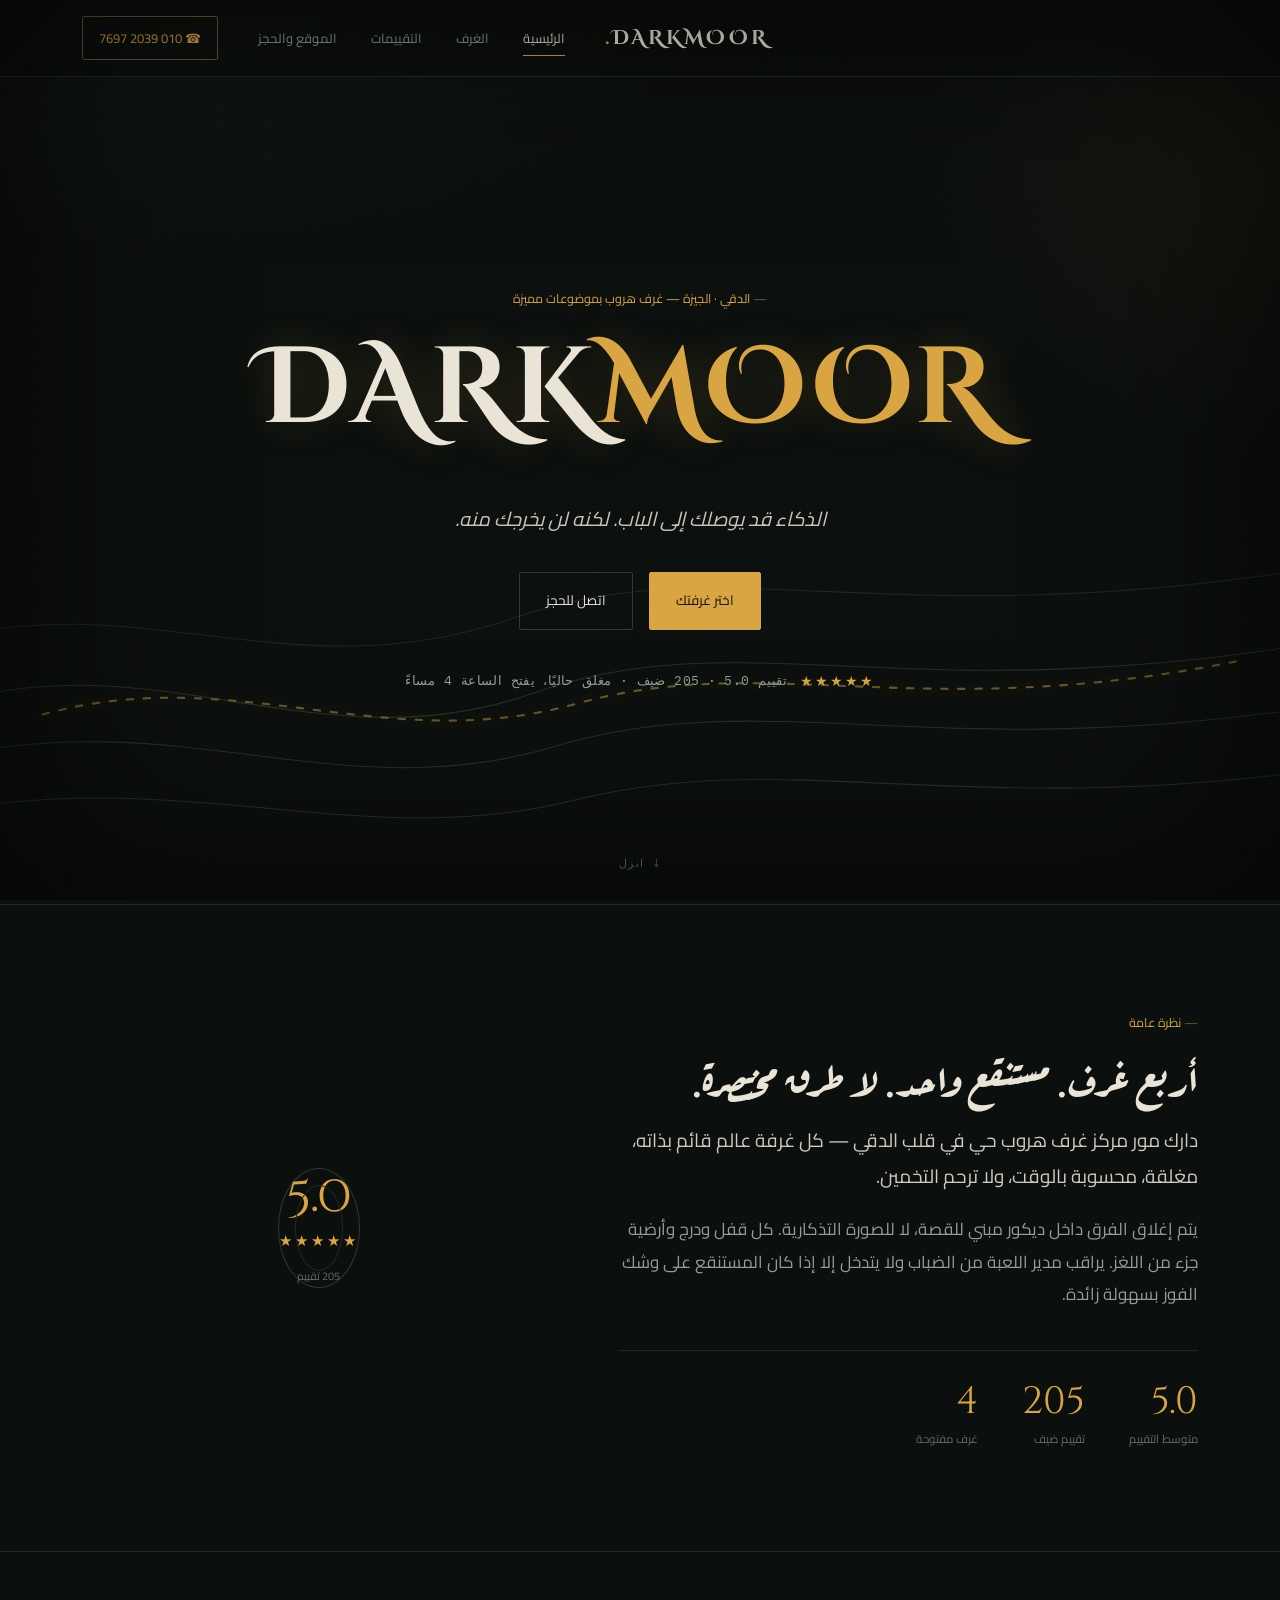
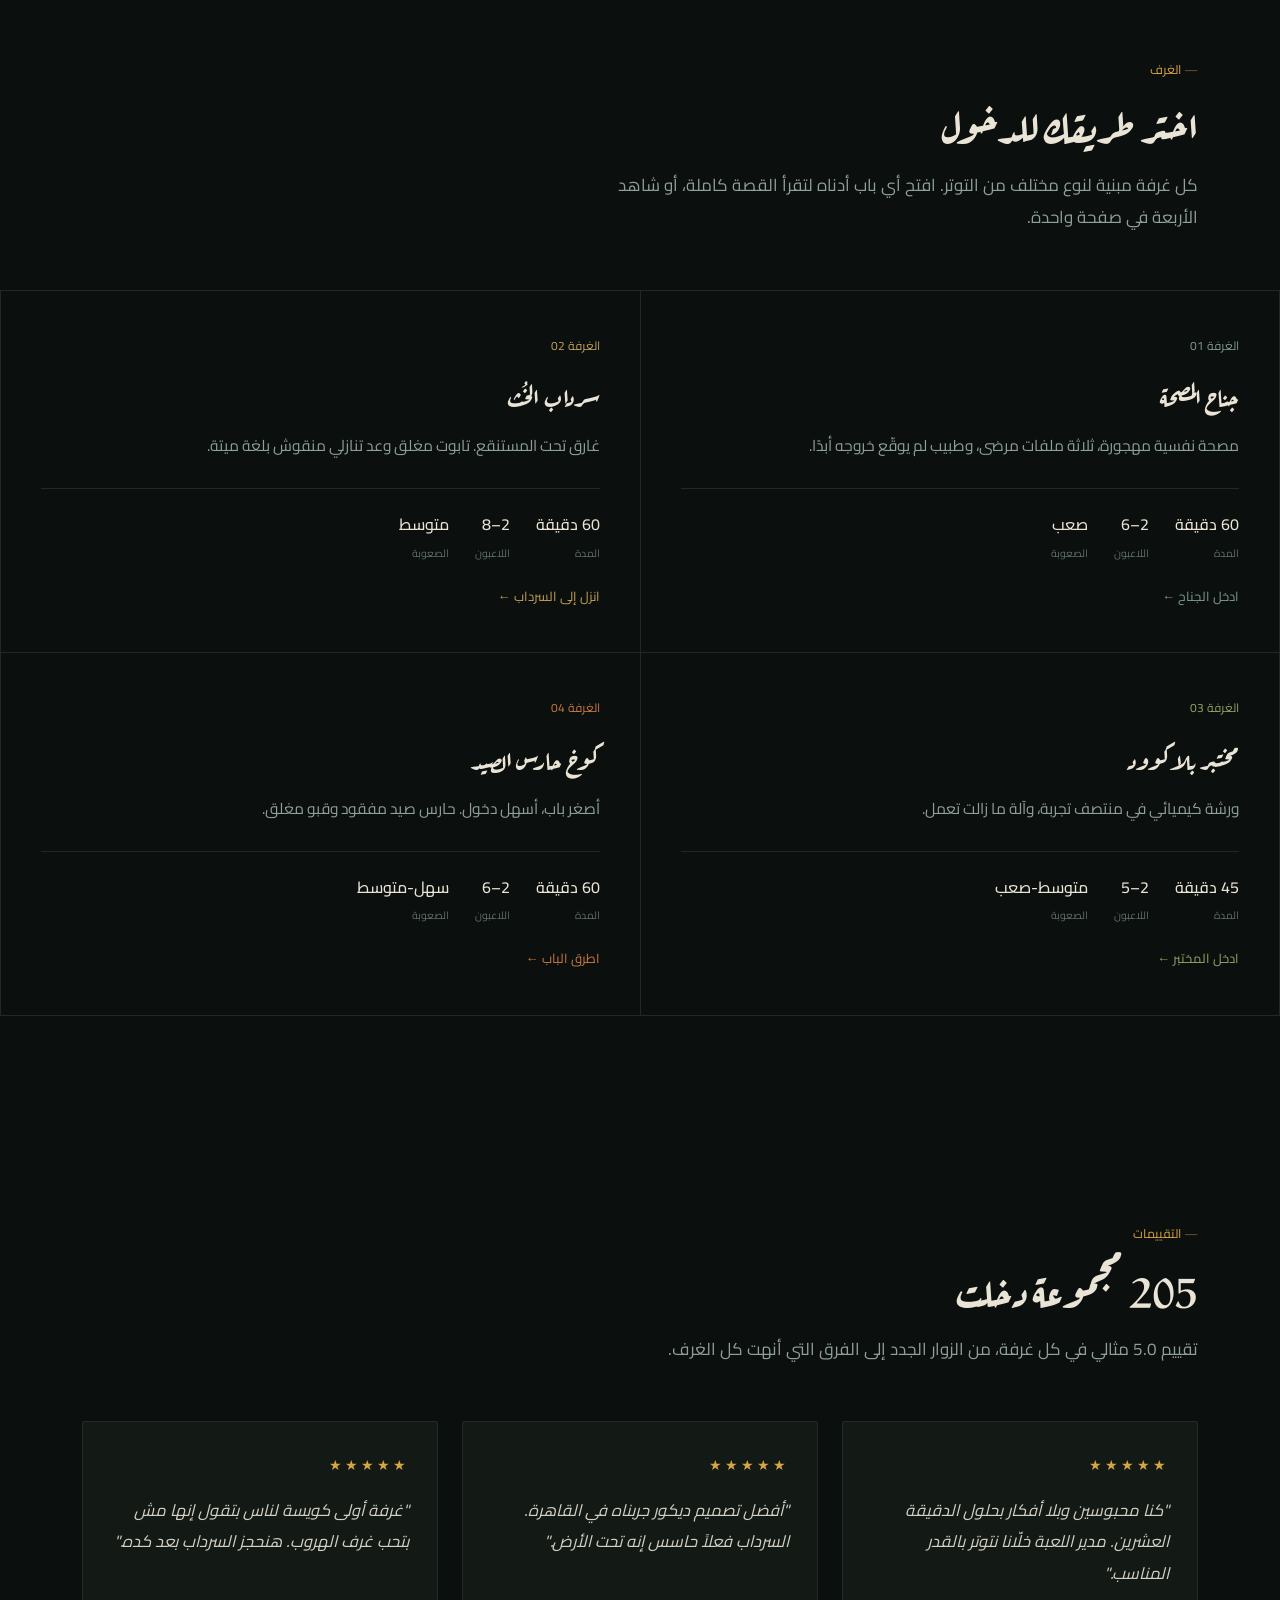
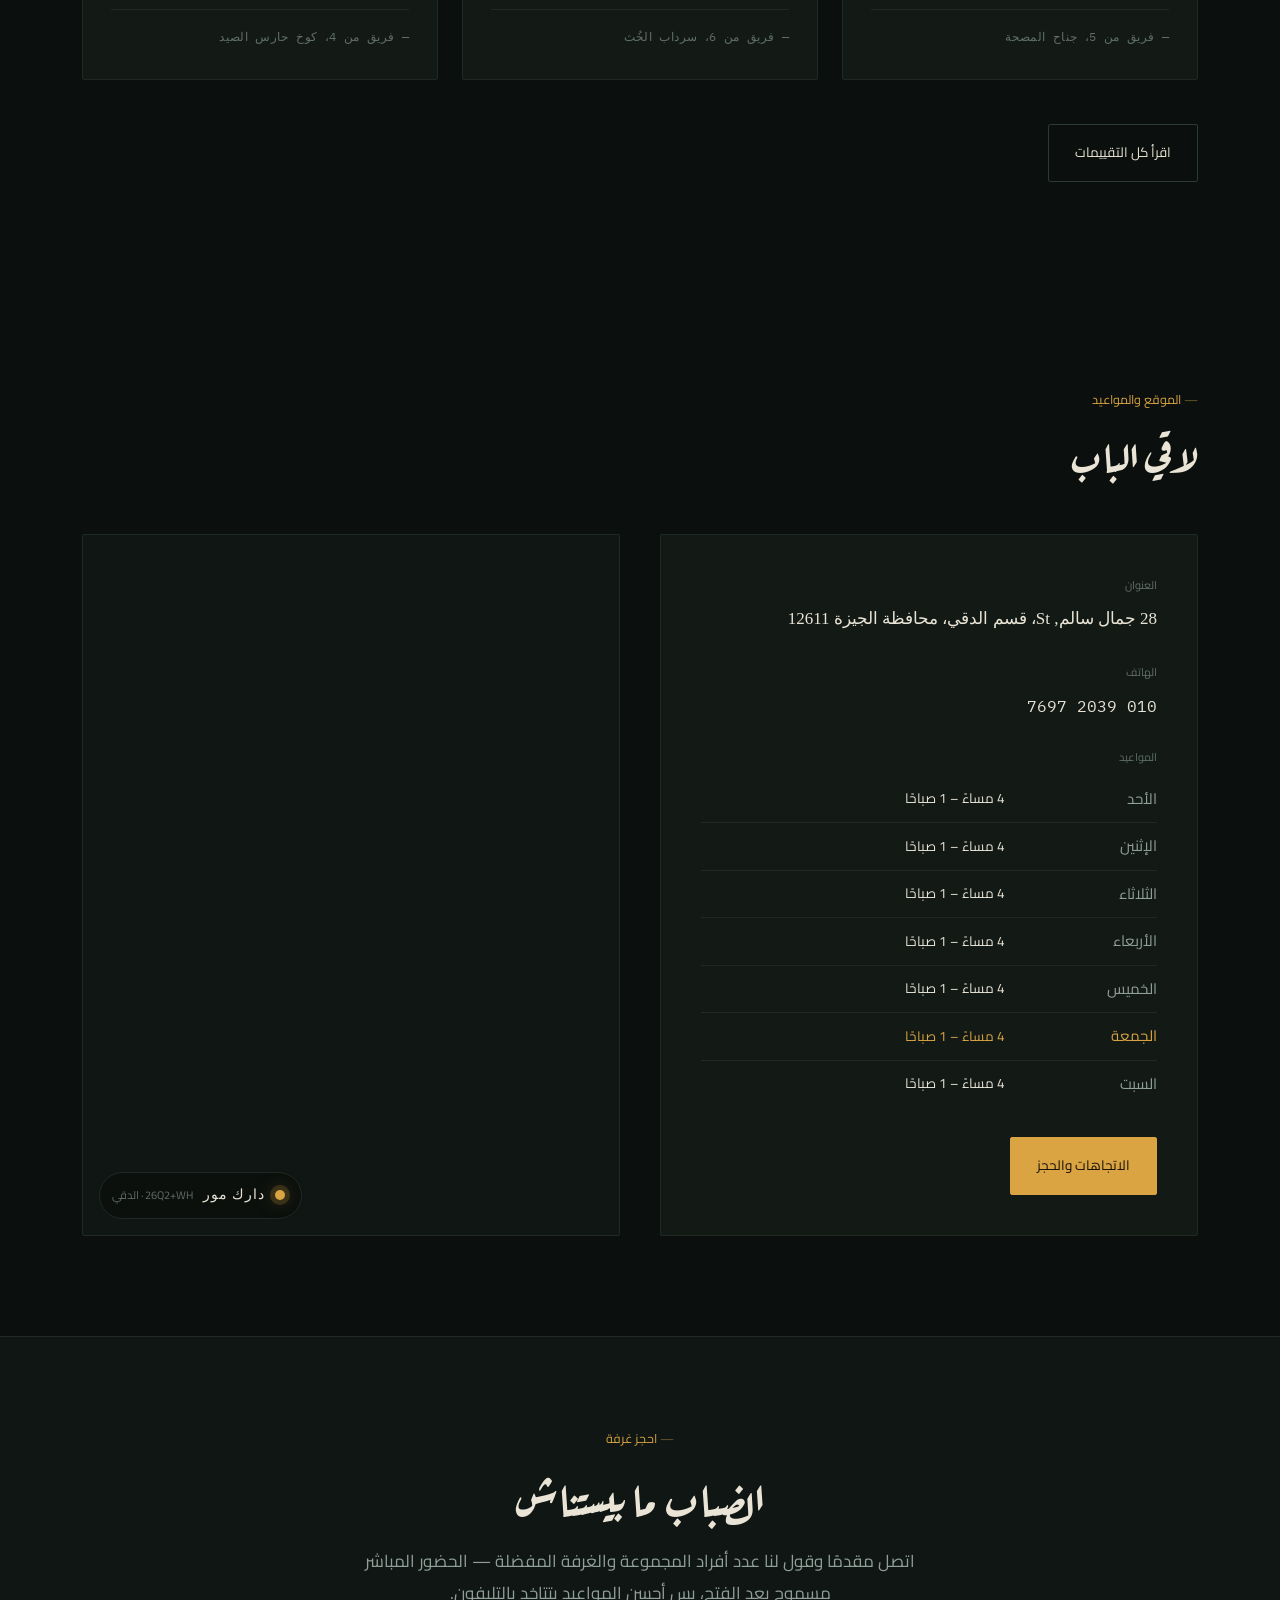
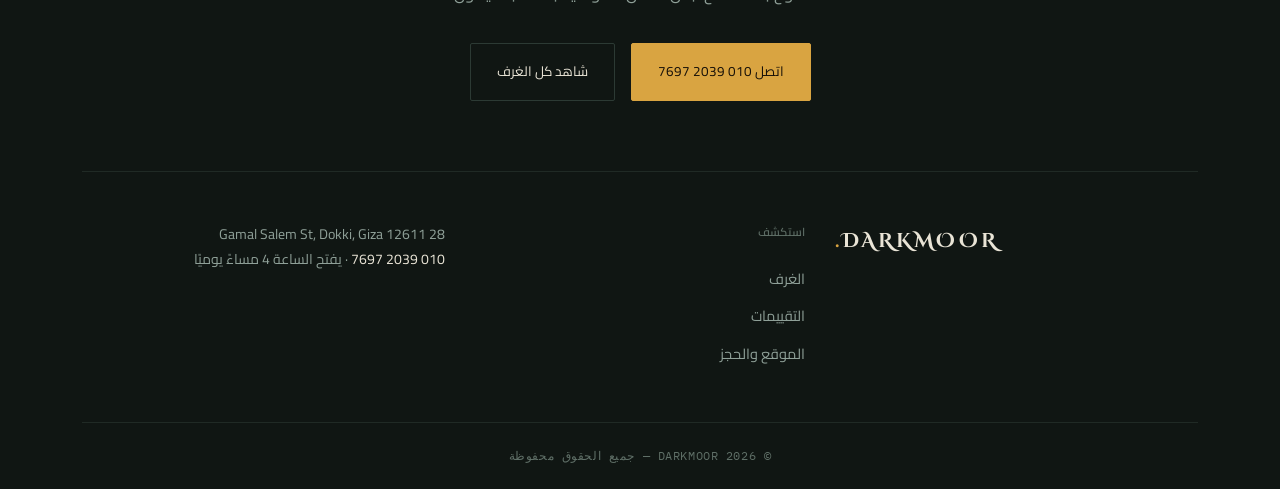
<file: index.html>
<!DOCTYPE html>
<html lang="ar" dir="rtl">
<head>
<meta charset="UTF-8">
<meta name="viewport" content="width=device-width, initial-scale=1.0">
<title>دارك مور لغرف الهروب — الدقي، الجيزة</title>
<meta name="description" content="دارك مور لغرف الهروب في الدقي، الجيزة. أربع غرف بموضوعات مختلفة، مستنقع واحد، ولا طريقة سهلة للخروج. تقييم 5.0 من 205 ضيف.">
<link rel="preconnect" href="https://fonts.googleapis.com">
<link rel="preconnect" href="https://fonts.gstatic.com" crossorigin>
<link href="https://fonts.googleapis.com/css2?family=Cinzel:wght@400;500;600;700&family=Cinzel+Decorative:wght@700;900&family=EB+Garamond:ital,wght@0,400;0,500;0,600;1,400&family=IBM+Plex+Mono:wght@400;500&family=Aref+Ruqaa:wght@400;700&family=Cairo:wght@300;400;500;600;700&display=swap" rel="stylesheet">
<link rel="stylesheet" href="styles.css">
</head>
<body>

<div class="grain" aria-hidden="true"></div>

<header class="site">
  <div class="nav">
    <a href="index.html" class="brand"><span class="mark">DARKMOOR<span class="dot">.</span></span></a>
    <button class="nav-toggle" aria-label="Toggle menu" aria-expanded="false"><span></span><span></span><span></span></button>
    <nav class="links" aria-label="Primary">
      <a href="index.html" aria-current="page">الرئيسية</a>
      <a href="rooms.html">الغرف</a>
      <a href="reviews.html">التقييمات</a>
      <a href="location.html">الموقع والحجز</a>
    </nav>
    <a class="nav-call" href="tel:01020397697">☎ 010 2039 7697</a>
  </div>
</header>

<main id="top">

  <section class="hero">
    <svg class="hero-topo" viewBox="0 0 1200 800" preserveAspectRatio="xMidYMid slice" aria-hidden="true">
      <path d="M-50,600 C150,540 300,660 500,590 C700,520 850,610 1250,540" fill="none" stroke="#3a4a42" stroke-width="1"/>
      <path d="M-50,650 C170,600 320,700 520,640 C720,580 880,660 1250,600" fill="none" stroke="#3a4a42" stroke-width="1"/>
      <path d="M-50,700 C190,660 340,740 540,690 C740,640 900,710 1250,660" fill="none" stroke="#3a4a42" stroke-width="1"/>
      <path d="M-50,540 C130,490 280,590 480,520 C680,450 830,540 1250,470" fill="none" stroke="#2c3934" stroke-width="1"/>
      <path class="hero-lantern-path" d="M40,610 C220,560 360,650 540,600 C720,550 860,620 1160,560" fill="none" stroke="#d9a441" stroke-width="2" stroke-linecap="round"/>
    </svg>

    <div class="hero-content">
      <span class="eyebrow">الدقي · الجيزة — غرف هروب بموضوعات مميزة</span>
      <h1>DARK<span>MOOR</span></h1>
      <p class="tagline">الذكاء قد يوصلك إلى الباب. لكنه لن يخرجك منه.</p>

      <div class="hero-actions">
        <a class="btn btn-primary" href="rooms.html">اختر غرفتك</a>
        <a class="btn btn-ghost" href="tel:01020397697">اتصل للحجز</a>
      </div>

      <div class="hero-rating">
        <span class="stars">★★★★★</span>
        <span>تقييم 5.0 · 205 ضيف · مغلق حاليًا، يفتح الساعة 4 مساءً</span>
      </div>
    </div>

    <span class="scroll-cue">↓ انزل</span>
  </section>

  <section class="overview" id="overview">
    <div class="wrap">
      <div class="grid">
        <div>
          <span class="eyebrow">نظرة عامة</span>
          <h2>أربع غرف. مستنقع واحد. لا طرق مختصرة.</h2>
          <p class="lede">دارك مور مركز غرف هروب حي في قلب الدقي — كل غرفة عالم قائم بذاته، مغلقة، محسوبة بالوقت، ولا ترحم التخمين.</p>
          <p>يتم إغلاق الفرق داخل ديكور مبني للقصة، لا للصورة التذكارية. كل قفل ودرج وأرضية جزء من اللغز. يراقب مدير اللعبة من الضباب ولا يتدخل إلا إذا كان المستنقع على وشك الفوز بسهولة زائدة.</p>
          <div class="stat-row">
            <div class="stat"><span class="n">5.0</span><span class="l">متوسط التقييم</span></div>
            <div class="stat"><span class="n">205</span><span class="l">تقييم ضيف</span></div>
            <div class="stat"><span class="n">4</span><span class="l">غرف مفتوحة</span></div>
          </div>
        </div>
        <div class="seal-frame">
          <div class="inner">
            <span class="big">5.0</span>
            <span class="stars">★★★★★</span>
            <span class="sub">205 تقييم</span>
          </div>
        </div>
      </div>
    </div>
  </section>

  <section class="rooms" id="rooms">
    <div class="wrap">
      <div class="section-head">
        <span class="eyebrow">الغرف</span>
        <h2>اختر طريقك للدخول</h2>
        <p>كل غرفة مبنية لنوع مختلف من التوتر. افتح أي باب أدناه لتقرأ القصة كاملة، أو شاهد الأربعة في صفحة واحدة.</p>
      </div>
    </div>
    <div class="room-list">
      <a class="room-card" href="asylum-ward.html">
        <span class="index">الغرفة 01</span>
        <h3>جناح المصحة</h3>
        <p class="desc">مصحة نفسية مهجورة، ثلاثة ملفات مرضى، وطبيب لم يوقّع خروجه أبدًا.</p>
        <div class="room-meta">
          <span><b>60 دقيقة</b>المدة</span>
          <span><b>2–6</b>اللاعبون</span>
          <span><b>صعب</b>الصعوبة</span>
        </div>
        <div class="enter">ادخل الجناح ←</div>
      </a>
      <a class="room-card" href="peat-crypt.html">
        <span class="index">الغرفة 02</span>
        <h3>سرداب الخُث</h3>
        <p class="desc">غارق تحت المستنقع. تابوت مغلق وعد تنازلي منقوش بلغة ميتة.</p>
        <div class="room-meta">
          <span><b>60 دقيقة</b>المدة</span>
          <span><b>2–8</b>اللاعبون</span>
          <span><b>متوسط</b>الصعوبة</span>
        </div>
        <div class="enter">انزل إلى السرداب ←</div>
      </a>
      <a class="room-card" href="blackwood-laboratory.html">
        <span class="index">الغرفة 03</span>
        <h3>مختبر بلاكوود</h3>
        <p class="desc">ورشة كيميائي في منتصف تجربة، وآلة ما زالت تعمل.</p>
        <div class="room-meta">
          <span><b>45 دقيقة</b>المدة</span>
          <span><b>2–5</b>اللاعبون</span>
          <span><b>متوسط-صعب</b>الصعوبة</span>
        </div>
        <div class="enter">ادخل المختبر ←</div>
      </a>
      <a class="room-card" href="gamekeepers-cottage.html">
        <span class="index">الغرفة 04</span>
        <h3>كوخ حارس الصيد</h3>
        <p class="desc">أصغر باب، أسهل دخول. حارس صيد مفقود وقبو مغلق.</p>
        <div class="room-meta">
          <span><b>60 دقيقة</b>المدة</span>
          <span><b>2–6</b>اللاعبون</span>
          <span><b>سهل-متوسط</b>الصعوبة</span>
        </div>
        <div class="enter">اطرق الباب ←</div>
      </a>
    </div>
  </section>

  <section class="reviews" id="reviews">
    <div class="wrap">
      <div class="section-head">
        <span class="eyebrow">التقييمات</span>
        <h2>205 مجموعة دخلت</h2>
        <p>تقييم 5.0 مثالي في كل غرفة، من الزوار الجدد إلى الفرق التي أنهت كل الغرف.</p>
      </div>
      <div class="review-grid">
        <div class="review-card">
          <div class="stars">★★★★★</div>
          <p>"كنا محبوسين وبلا أفكار بحلول الدقيقة العشرين. مدير اللعبة خلّانا نتوتر بالقدر المناسب."</p>
          <div class="who">— فريق من 5، جناح المصحة</div>
        </div>
        <div class="review-card">
          <div class="stars">★★★★★</div>
          <p>"أفضل تصميم ديكور جربناه في القاهرة. السرداب فعلاً حاسس إنه تحت الأرض."</p>
          <div class="who">— فريق من 6، سرداب الخُث</div>
        </div>
        <div class="review-card">
          <div class="stars">★★★★★</div>
          <p>"غرفة أولى كويسة لناس بتقول إنها مش بتحب غرف الهروب. هنحجز السرداب بعد كده."</p>
          <div class="who">— فريق من 4، كوخ حارس الصيد</div>
        </div>
      </div>
      <div class="hero-actions" style="justify-content:flex-start; margin-top:44px;">
        <a class="btn btn-ghost" href="reviews.html">اقرأ كل التقييمات</a>
      </div>
    </div>
  </section>

  <section class="location" id="location">
    <div class="wrap">
      <div class="section-head">
        <span class="eyebrow">الموقع والمواعيد</span>
        <h2>لاقي الباب</h2>
      </div>
      <div class="loc-grid">
        <div class="card-panel">
          <div class="field">
            <div class="k">العنوان</div>
            <div class="v arabic">28 جمال سالم, St، قسم الدقي، محافظة الجيزة 12611</div>
          </div>
          <div class="field">
            <div class="k">الهاتف</div>
            <div class="v mono"><a href="tel:01020397697">010 2039 7697</a></div>
          </div>
          <div class="field" style="margin-bottom:0;">
            <div class="k">المواعيد</div>
            <table class="hours">
              <tr><td>الأحد</td><td>4 مساءً – 1 صباحًا</td></tr>
              <tr><td>الإثنين</td><td>4 مساءً – 1 صباحًا</td></tr>
              <tr><td>الثلاثاء</td><td>4 مساءً – 1 صباحًا</td></tr>
              <tr><td>الأربعاء</td><td>4 مساءً – 1 صباحًا</td></tr>
              <tr><td>الخميس</td><td>4 مساءً – 1 صباحًا</td></tr>
              <tr class="today"><td>الجمعة</td><td>4 مساءً – 1 صباحًا</td></tr>
              <tr><td>السبت</td><td>4 مساءً – 1 صباحًا</td></tr>
            </table>
          </div>
          <div class="hero-actions" style="justify-content:flex-start; margin-top:30px;">
            <a class="btn btn-primary" href="location.html">الاتجاهات والحجز</a>
          </div>
        </div>
        <div class="map-render">
          <iframe class="map-frame" src="https://www.google.com/maps?q=28+Gamal+Salem+St,+Dokki,+Giza+12611&output=embed" loading="lazy" referrerpolicy="no-referrer-when-downgrade" title="خريطة موقع دارك مور"></iframe>
          <div class="pin">
            <div class="dot"></div>
            <div class="label">دارك مور</div>
            <div class="plus">26Q2+WH · الدقي</div>
          </div>
        </div>
      </div>
    </div>
  </section>

</main>

<footer class="site">
  <div class="wrap">
    <div class="cta-block">
      <span class="eyebrow">احجز غرفة</span>
      <h2>الضباب ما بيستناش</h2>
      <p>اتصل مقدمًا وقول لنا عدد أفراد المجموعة والغرفة المفضلة — الحضور المباشر مسموح بعد الفتح، بس أحسن المواعيد بتتاخد بالتليفون.</p>
      <div class="hero-actions">
        <a class="btn btn-primary" href="tel:01020397697">اتصل 010 2039 7697</a>
        <a class="btn btn-ghost" href="rooms.html">شاهد كل الغرف</a>
      </div>
    </div>

    <div class="foot-grid">
      <a href="index.html" class="brand"><span class="mark">DARKMOOR<span class="dot">.</span></span></a>
      <div class="foot-col">
        <h4>استكشف</h4>
        <a href="rooms.html">الغرف</a>
        <a href="reviews.html">التقييمات</a>
        <a href="location.html">الموقع والحجز</a>
      </div>
      <div class="foot-meta">
        28 Gamal Salem St, Dokki, Giza 12611<br>
        <a href="tel:01020397697">010 2039 7697</a> · يفتح الساعة 4 مساءً يوميًا
      </div>
    </div>
    <div class="foot-bottom">© 2026 DARKMOOR — جميع الحقوق محفوظة</div>
  </div>
</footer>

<script src="main.js"></script>
</body>
</html>
</file>
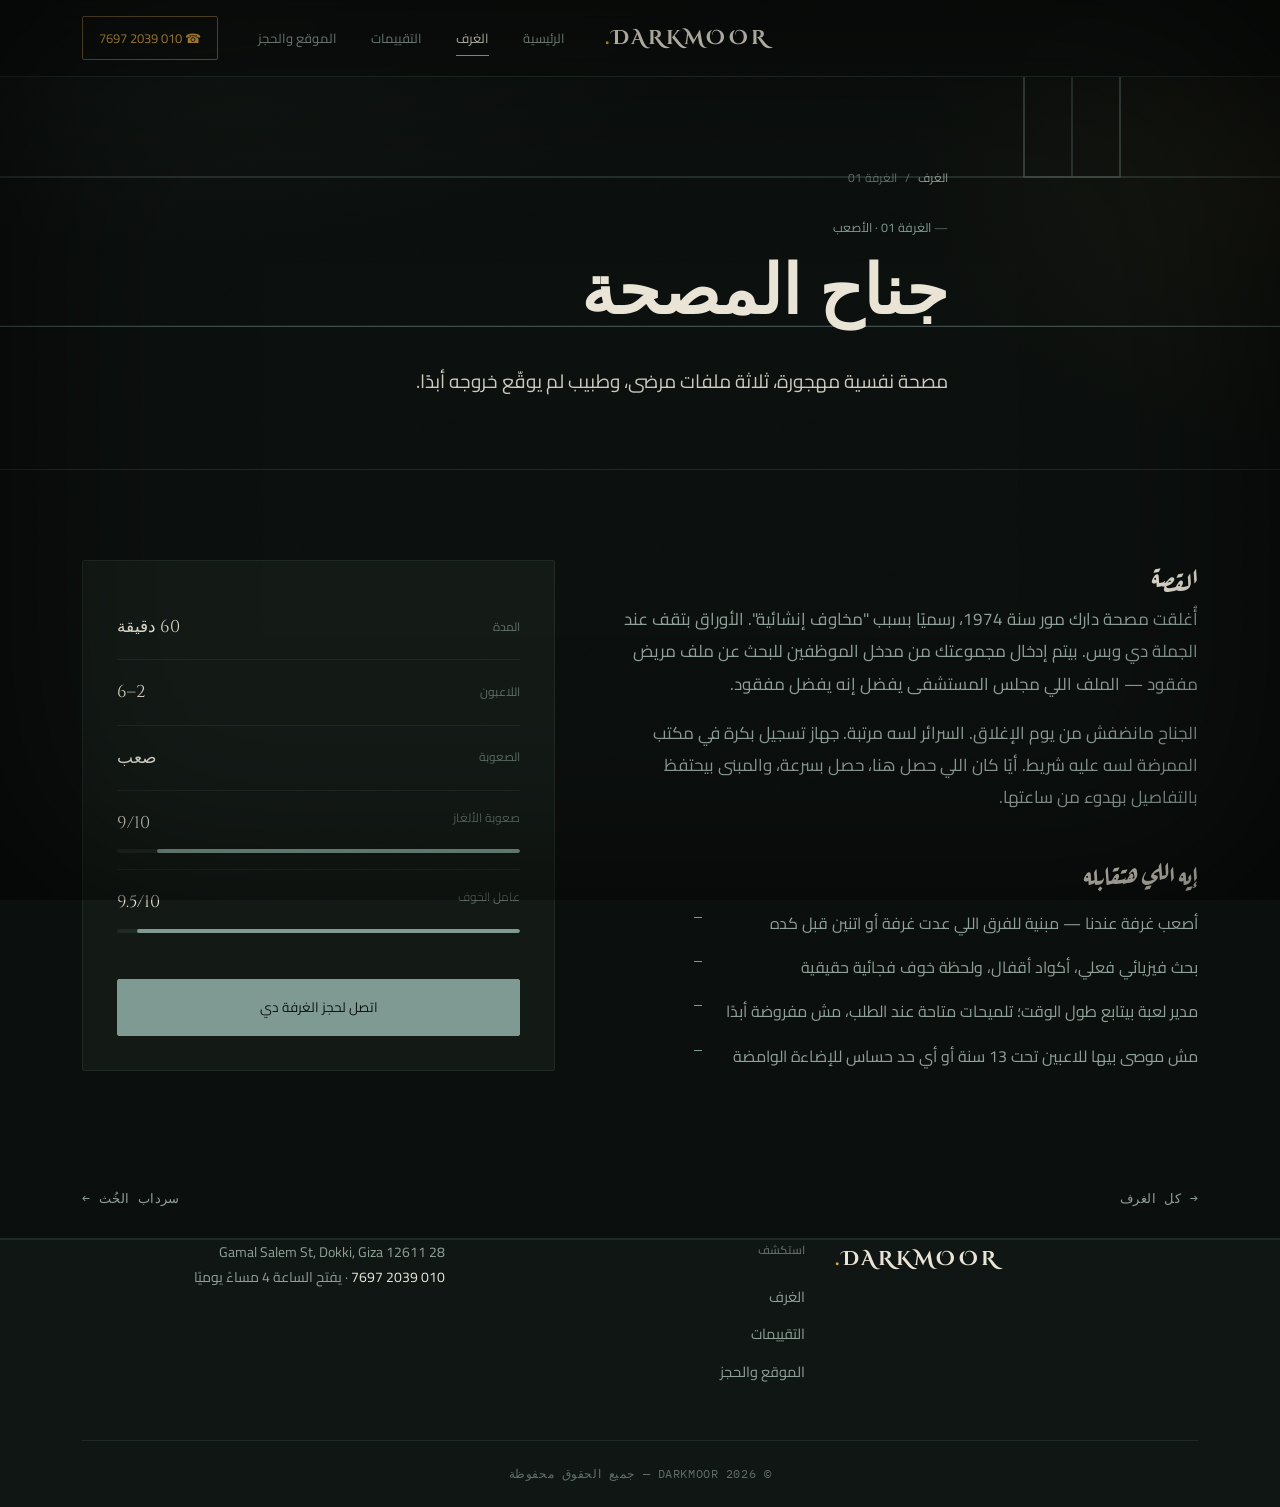
<file: asylum-ward.html>
<!DOCTYPE html>
<html lang="ar" dir="rtl">
<head>
<meta charset="UTF-8">
<meta name="viewport" content="width=device-width, initial-scale=1.0">
<title>جناح المصحة — دارك مور لغرف الهروب</title>
<meta name="description" content="جناح المصحة: أصعب غرفة في دارك مور. مصحة نفسية مغلقة لـ 2–6 لاعبين، 60 دقيقة.">
<link rel="preconnect" href="https://fonts.googleapis.com">
<link rel="preconnect" href="https://fonts.gstatic.com" crossorigin>
<link href="https://fonts.googleapis.com/css2?family=Cinzel:wght@400;500;600;700&family=Cinzel+Decorative:wght@700;900&family=EB+Garamond:ital,wght@0,400;1,400&family=IBM+Plex+Mono:wght@400;500&family=Aref+Ruqaa:wght@400;700&family=Cairo:wght@300;400;500;600;700&display=swap" rel="stylesheet">
<link rel="stylesheet" href="styles.css">
</head>
<body class="room-asylum">

<div class="grain" aria-hidden="true"></div>

<header class="site">
  <div class="nav">
    <a href="index.html" class="brand"><span class="mark">DARKMOOR<span class="dot">.</span></span></a>
    <button class="nav-toggle" aria-label="Toggle menu" aria-expanded="false"><span></span><span></span><span></span></button>
    <nav class="links" aria-label="Primary">
      <a href="index.html">الرئيسية</a>
      <a href="rooms.html" aria-current="page">الغرف</a>
      <a href="reviews.html">التقييمات</a>
      <a href="location.html">الموقع والحجز</a>
    </nav>
    <a class="nav-call" href="tel:01020397697">☎ 010 2039 7697</a>
  </div>
</header>

<main>
  <section class="room-hero">
    <svg class="room-hero-art" viewBox="0 0 1200 700" preserveAspectRatio="xMidYMid slice" aria-hidden="true">
      <line x1="0" y1="120" x2="1200" y2="120" stroke="#3a4a42" stroke-width="1"/>
      <line x1="0" y1="260" x2="1200" y2="260" stroke="#3a4a42" stroke-width="1"/>
      <line x1="0" y1="400" x2="1200" y2="400" stroke="#3a4a42" stroke-width="1"/>
      <line x1="0" y1="540" x2="1200" y2="540" stroke="#3a4a42" stroke-width="1"/>
      <rect x="960" y="120" width="90" height="140" fill="none" stroke="#7e9a92" stroke-width="1.4"/>
      <line x1="1005" y1="120" x2="1005" y2="260" stroke="#7e9a92" stroke-width="1"/>
    </svg>
    <div class="wrap room-hero-content">
      <div class="breadcrumb"><a href="rooms.html">الغرف</a><span class="sep">/</span>الغرفة 01</div>
      <span class="eyebrow">الغرفة 01 · الأصعب</span>
      <h1>جناح المصحة</h1>
      <p class="lede">مصحة نفسية مهجورة، ثلاثة ملفات مرضى، وطبيب لم يوقّع خروجه أبدًا.</p>
    </div>
  </section>

  <section class="room-body">
    <div class="wrap grid">
      <div>
        <h2 style="font-size:26px;">القصة</h2>
        <p>أُغلقت مصحة دارك مور سنة 1974، رسميًا بسبب "مخاوف إنشائية". الأوراق بتقف عند الجملة دي وبس. بيتم إدخال مجموعتك من مدخل الموظفين للبحث عن ملف مريض مفقود — الملف اللي مجلس المستشفى يفضل إنه يفضل مفقود.</p>
        <p>الجناح مانضفش من يوم الإغلاق. السرائر لسه مرتبة. جهاز تسجيل بكرة في مكتب الممرضة لسه عليه شريط. أيًا كان اللي حصل هنا، حصل بسرعة، والمبنى بيحتفظ بالتفاصيل بهدوء من ساعتها.</p>

        <h2 style="font-size:26px; margin-top:44px;">إيه اللي هتقابله</h2>
        <ul class="expect">
          <li>أصعب غرفة عندنا — مبنية للفرق اللي عدت غرفة أو اتنين قبل كده</li>
          <li>بحث فيزيائي فعلي، أكواد أقفال، ولحظة خوف فجائية حقيقية</li>
          <li>مدير لعبة بيتابع طول الوقت؛ تلميحات متاحة عند الطلب، مش مفروضة أبدًا</li>
          <li>مش موصى بيها للاعبين تحت 13 سنة أو أي حد حساس للإضاءة الوامضة</li>
        </ul>
      </div>

      <aside class="spec-panel">
        <div class="row"><span class="k">المدة</span><span class="v">60 دقيقة</span></div>
        <div class="row"><span class="k">اللاعبون</span><span class="v">2–6</span></div>
        <div class="row"><span class="k">الصعوبة</span><span class="v">صعب</span></div>
        <div class="row" style="display:block;">
          <div style="display:flex; justify-content:space-between;"><span class="k">صعوبة الألغاز</span><span class="v">9/10</span></div>
          <div class="gauge"><i style="width:90%;"></i></div>
        </div>
        <div class="row" style="display:block; border-bottom:none;">
          <div style="display:flex; justify-content:space-between;"><span class="k">عامل الخوف</span><span class="v">9.5/10</span></div>
          <div class="gauge"><i style="width:95%;"></i></div>
        </div>
        <a class="btn btn-primary" href="tel:01020397697">اتصل لحجز الغرفة دي</a>
      </aside>
    </div>
  </section>

  <section class="room-nav-strip">
    <div class="wrap">
      <a href="rooms.html">→ كل الغرف</a>
      <a class="next" href="peat-crypt.html">سرداب الخُث ←</a>
    </div>
  </section>
</main>

<footer class="site">
  <div class="wrap">
    <div class="foot-grid" style="border-top:none; padding-top:0;">
      <a href="index.html" class="brand"><span class="mark">DARKMOOR<span class="dot">.</span></span></a>
      <div class="foot-col">
        <h4>استكشف</h4>
        <a href="rooms.html">الغرف</a>
        <a href="reviews.html">التقييمات</a>
        <a href="location.html">الموقع والحجز</a>
      </div>
      <div class="foot-meta">
        28 Gamal Salem St, Dokki, Giza 12611<br>
        <a href="tel:01020397697">010 2039 7697</a> · يفتح الساعة 4 مساءً يوميًا
      </div>
    </div>
    <div class="foot-bottom">© 2026 DARKMOOR — جميع الحقوق محفوظة</div>
  </div>
</footer>

<script src="main.js"></script>
</body>
</html>
</file>
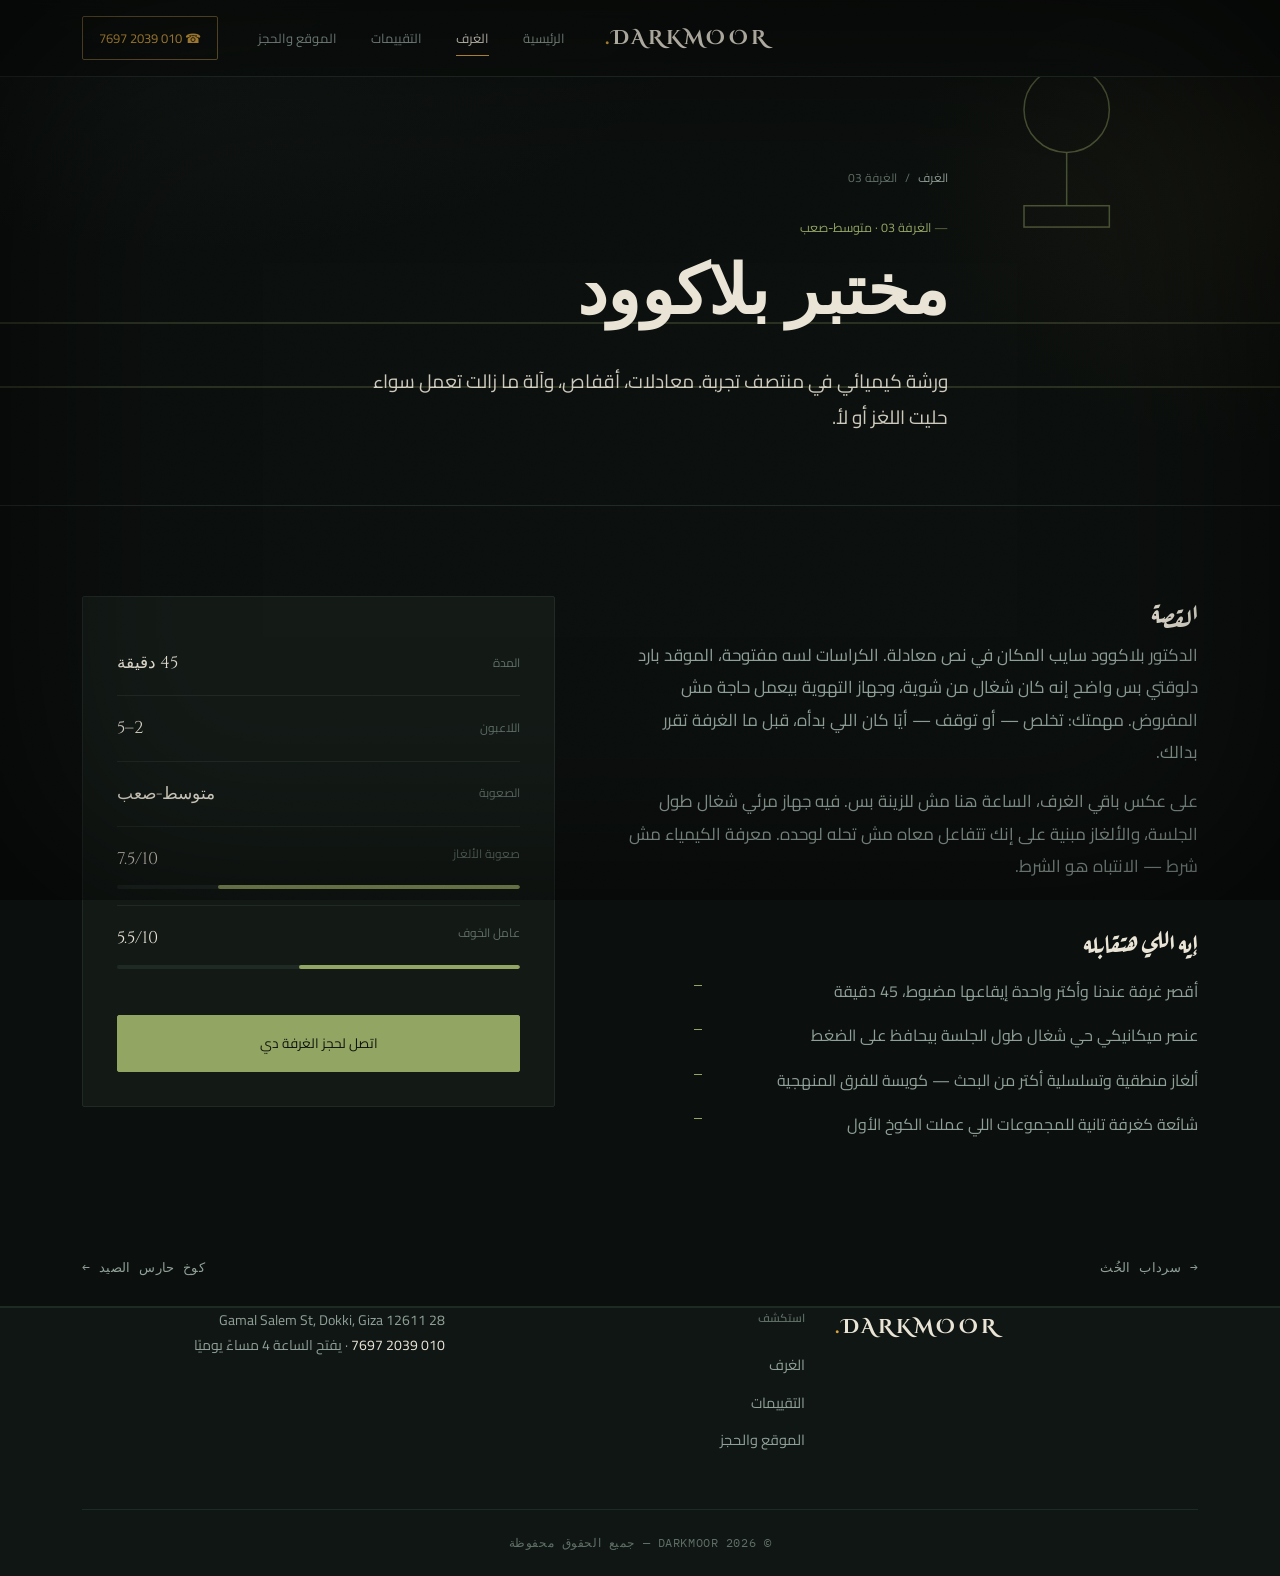
<file: blackwood-laboratory.html>
<!DOCTYPE html>
<html lang="ar" dir="rtl">
<head>
<meta charset="UTF-8">
<meta name="viewport" content="width=device-width, initial-scale=1.0">
<title>مختبر بلاكوود — دارك مور لغرف الهروب</title>
<meta name="description" content="مختبر بلاكوود: ورشة كيميائي في منتصف تجربة. لـ 2–5 لاعبين، 45 دقيقة، صعوبة متوسطة-صعبة.">
<link rel="preconnect" href="https://fonts.googleapis.com">
<link rel="preconnect" href="https://fonts.gstatic.com" crossorigin>
<link href="https://fonts.googleapis.com/css2?family=Cinzel:wght@400;500;600;700&family=Cinzel+Decorative:wght@700;900&family=EB+Garamond:ital,wght@0,500;0,600;1,400&family=IBM+Plex+Mono:wght@400;500&family=Aref+Ruqaa:wght@400;700&family=Cairo:wght@300;400;500;600;700&display=swap" rel="stylesheet">
<link rel="stylesheet" href="styles.css">
</head>
<body class="room-lab">

<div class="grain" aria-hidden="true"></div>

<header class="site">
  <div class="nav">
    <a href="index.html" class="brand"><span class="mark">DARKMOOR<span class="dot">.</span></span></a>
    <button class="nav-toggle" aria-label="Toggle menu" aria-expanded="false"><span></span><span></span><span></span></button>
    <nav class="links" aria-label="Primary">
      <a href="index.html">الرئيسية</a>
      <a href="rooms.html" aria-current="page">الغرف</a>
      <a href="reviews.html">التقييمات</a>
      <a href="location.html">الموقع والحجز</a>
    </nav>
    <a class="nav-call" href="tel:01020397697">☎ 010 2039 7697</a>
  </div>
</header>

<main>
  <section class="room-hero">
    <svg class="room-hero-art" viewBox="0 0 1200 700" preserveAspectRatio="xMidYMid slice" aria-hidden="true">
      <circle cx="1000" cy="180" r="40" fill="none" stroke="#93a563" stroke-width="1.4"/>
      <line x1="1000" y1="220" x2="1000" y2="270" stroke="#93a563" stroke-width="1.4"/>
      <rect x="960" y="270" width="80" height="20" fill="none" stroke="#93a563" stroke-width="1.4"/>
      <line x1="0" y1="380" x2="1200" y2="380" stroke="#3a4a42" stroke-width="1"/>
      <line x1="0" y1="440" x2="1200" y2="440" stroke="#3a4a42" stroke-width="1"/>
    </svg>
    <div class="wrap room-hero-content">
      <div class="breadcrumb"><a href="rooms.html">الغرف</a><span class="sep">/</span>الغرفة 03</div>
      <span class="eyebrow">الغرفة 03 · متوسط-صعب</span>
      <h1>مختبر بلاكوود</h1>
      <p class="lede">ورشة كيميائي في منتصف تجربة. معادلات، أقفاص، وآلة ما زالت تعمل سواء حليت اللغز أو لأ.</p>
    </div>
  </section>

  <section class="room-body">
    <div class="wrap grid">
      <div>
        <h2 style="font-size:26px;">القصة</h2>
        <p>الدكتور بلاكوود سايب المكان في نص معادلة. الكراسات لسه مفتوحة، الموقد بارد دلوقتي بس واضح إنه كان شغال من شوية، وجهاز التهوية بيعمل حاجة مش المفروض. مهمتك: تخلص — أو توقف — أيًا كان اللي بدأه، قبل ما الغرفة تقرر بدالك.</p>
        <p>على عكس باقي الغرف، الساعة هنا مش للزينة بس. فيه جهاز مرئي شغال طول الجلسة، والألغاز مبنية على إنك تتفاعل معاه مش تحله لوحده. معرفة الكيمياء مش شرط — الانتباه هو الشرط.</p>

        <h2 style="font-size:26px; margin-top:44px;">إيه اللي هتقابله</h2>
        <ul class="expect">
          <li>أقصر غرفة عندنا وأكتر واحدة إيقاعها مضبوط، 45 دقيقة</li>
          <li>عنصر ميكانيكي حي شغال طول الجلسة بيحافظ على الضغط</li>
          <li>ألغاز منطقية وتسلسلية أكتر من البحث — كويسة للفرق المنهجية</li>
          <li>شائعة كغرفة تانية للمجموعات اللي عملت الكوخ الأول</li>
        </ul>
      </div>

      <aside class="spec-panel">
        <div class="row"><span class="k">المدة</span><span class="v">45 دقيقة</span></div>
        <div class="row"><span class="k">اللاعبون</span><span class="v">2–5</span></div>
        <div class="row"><span class="k">الصعوبة</span><span class="v">متوسط-صعب</span></div>
        <div class="row" style="display:block;">
          <div style="display:flex; justify-content:space-between;"><span class="k">صعوبة الألغاز</span><span class="v">7.5/10</span></div>
          <div class="gauge"><i style="width:75%;"></i></div>
        </div>
        <div class="row" style="display:block; border-bottom:none;">
          <div style="display:flex; justify-content:space-between;"><span class="k">عامل الخوف</span><span class="v">5.5/10</span></div>
          <div class="gauge"><i style="width:55%;"></i></div>
        </div>
        <a class="btn btn-primary" href="tel:01020397697">اتصل لحجز الغرفة دي</a>
      </aside>
    </div>
  </section>

  <section class="room-nav-strip">
    <div class="wrap">
      <a href="peat-crypt.html">→ سرداب الخُث</a>
      <a class="next" href="gamekeepers-cottage.html">كوخ حارس الصيد ←</a>
    </div>
  </section>
</main>

<footer class="site">
  <div class="wrap">
    <div class="foot-grid" style="border-top:none; padding-top:0;">
      <a href="index.html" class="brand"><span class="mark">DARKMOOR<span class="dot">.</span></span></a>
      <div class="foot-col">
        <h4>استكشف</h4>
        <a href="rooms.html">الغرف</a>
        <a href="reviews.html">التقييمات</a>
        <a href="location.html">الموقع والحجز</a>
      </div>
      <div class="foot-meta">
        28 Gamal Salem St, Dokki, Giza 12611<br>
        <a href="tel:01020397697">010 2039 7697</a> · يفتح الساعة 4 مساءً يوميًا
      </div>
    </div>
    <div class="foot-bottom">© 2026 DARKMOOR — جميع الحقوق محفوظة</div>
  </div>
</footer>

<script src="main.js"></script>
</body>
</html>
</file>
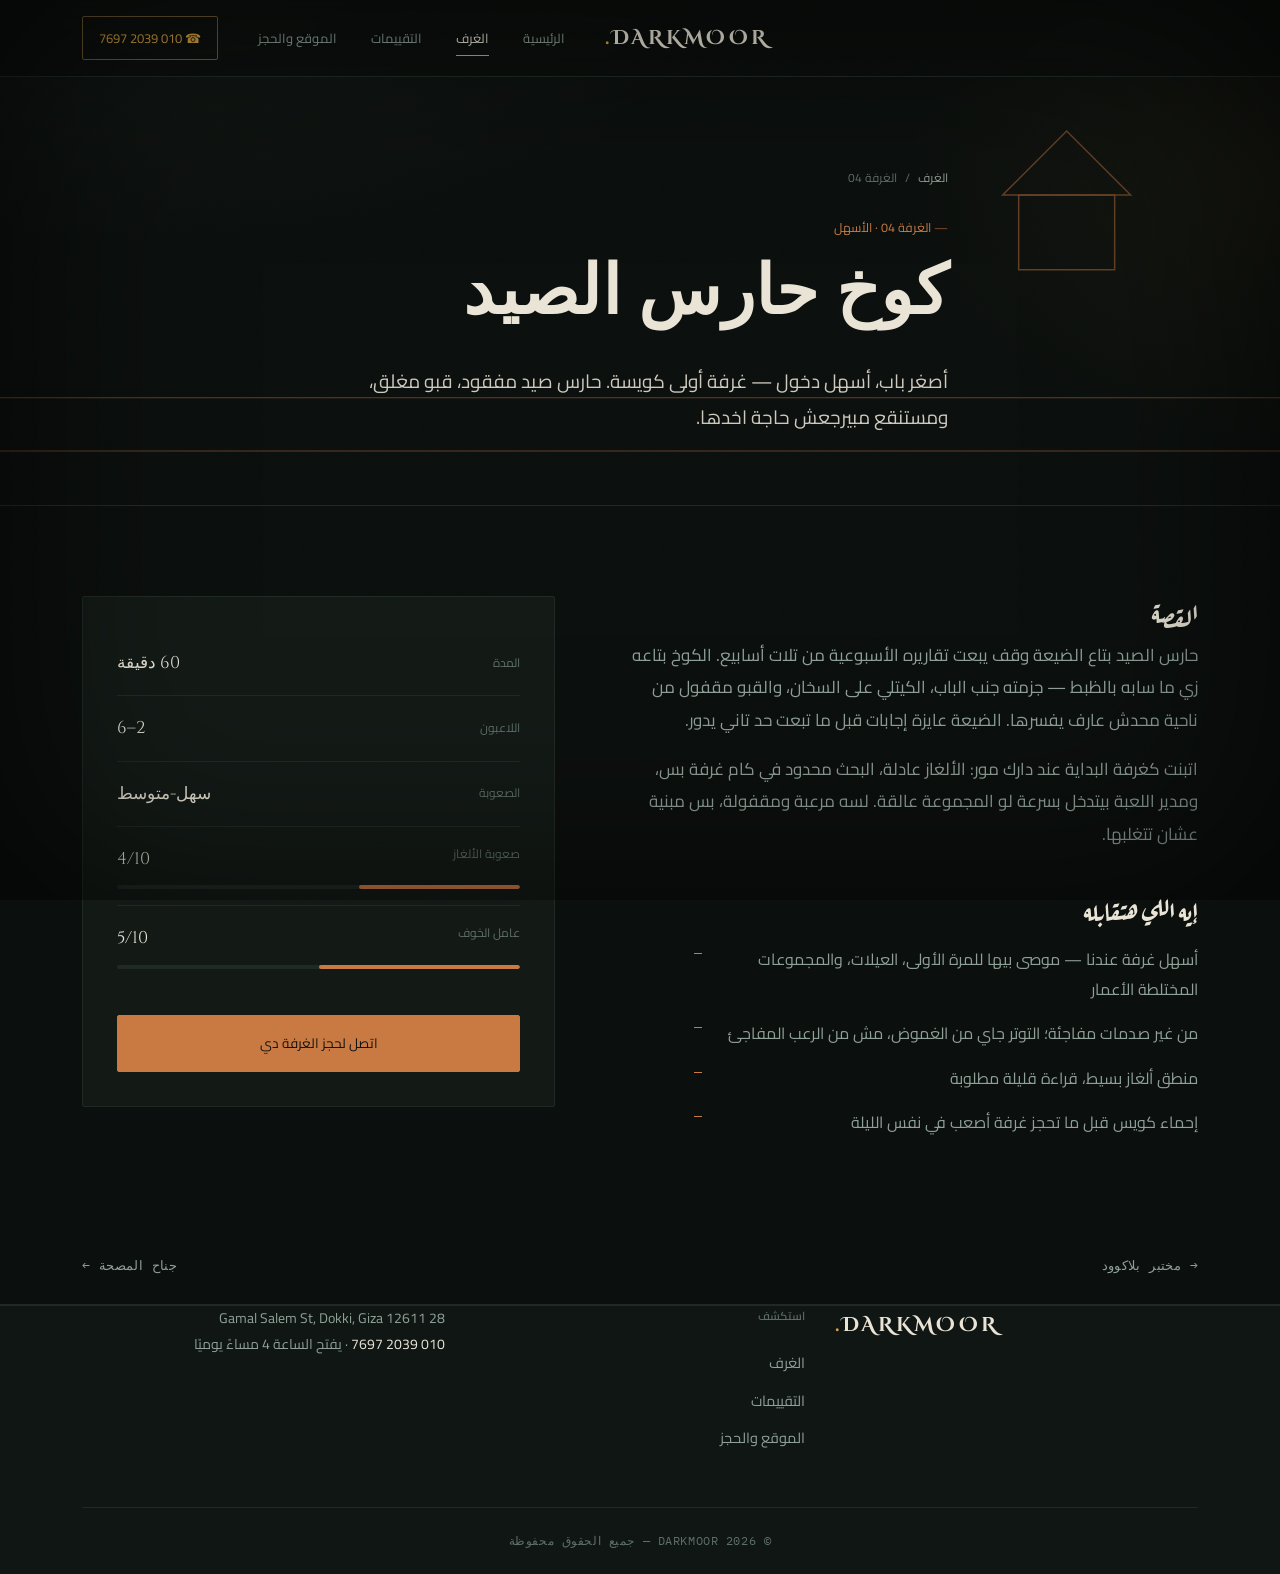
<file: gamekeepers-cottage.html>
<!DOCTYPE html>
<html lang="ar" dir="rtl">
<head>
<meta charset="UTF-8">
<meta name="viewport" content="width=device-width, initial-scale=1.0">
<title>كوخ حارس الصيد — دارك مور لغرف الهروب</title>
<meta name="description" content="كوخ حارس الصيد: أسهل غرفة في دارك مور. كوخ في المستنقع لـ 2–6 لاعبين، 60 دقيقة.">
<link rel="preconnect" href="https://fonts.googleapis.com">
<link rel="preconnect" href="https://fonts.gstatic.com" crossorigin>
<link href="https://fonts.googleapis.com/css2?family=Cinzel:wght@400;500;600;700&family=Cinzel+Decorative:wght@700;900&family=EB+Garamond:ital,wght@0,400;0,500;0,600;1,400&family=IBM+Plex+Mono:wght@400;500&family=Aref+Ruqaa:wght@400;700&family=Cairo:wght@300;400;500;600;700&display=swap" rel="stylesheet">
<link rel="stylesheet" href="styles.css">
</head>
<body class="room-cottage">

<div class="grain" aria-hidden="true"></div>

<header class="site">
  <div class="nav">
    <a href="index.html" class="brand"><span class="mark">DARKMOOR<span class="dot">.</span></span></a>
    <button class="nav-toggle" aria-label="Toggle menu" aria-expanded="false"><span></span><span></span><span></span></button>
    <nav class="links" aria-label="Primary">
      <a href="index.html">الرئيسية</a>
      <a href="rooms.html" aria-current="page">الغرف</a>
      <a href="reviews.html">التقييمات</a>
      <a href="location.html">الموقع والحجز</a>
    </nav>
    <a class="nav-call" href="tel:01020397697">☎ 010 2039 7697</a>
  </div>
</header>

<main>
  <section class="room-hero">
    <svg class="room-hero-art" viewBox="0 0 1200 700" preserveAspectRatio="xMidYMid slice" aria-hidden="true">
      <path d="M940,260 L1000,200 L1060,260 Z" fill="none" stroke="#c97a43" stroke-width="1.4"/>
      <rect x="955" y="260" width="90" height="70" fill="none" stroke="#c97a43" stroke-width="1.4"/>
      <line x1="0" y1="450" x2="1200" y2="450" stroke="#3a4a42" stroke-width="1"/>
      <line x1="0" y1="500" x2="1200" y2="500" stroke="#3a4a42" stroke-width="1"/>
    </svg>
    <div class="wrap room-hero-content">
      <div class="breadcrumb"><a href="rooms.html">الغرف</a><span class="sep">/</span>الغرفة 04</div>
      <span class="eyebrow">الغرفة 04 · الأسهل</span>
      <h1>كوخ حارس الصيد</h1>
      <p class="lede">أصغر باب، أسهل دخول — غرفة أولى كويسة. حارس صيد مفقود، قبو مغلق، ومستنقع مبيرجعش حاجة اخدها.</p>
    </div>
  </section>

  <section class="room-body">
    <div class="wrap grid">
      <div>
        <h2 style="font-size:26px;">القصة</h2>
        <p>حارس الصيد بتاع الضيعة وقف يبعت تقاريره الأسبوعية من تلات أسابيع. الكوخ بتاعه زي ما سابه بالظبط — جزمته جنب الباب، الكيتلي على السخان، والقبو مقفول من ناحية محدش عارف يفسرها. الضيعة عايزة إجابات قبل ما تبعت حد تاني يدور.</p>
        <p>اتبنت كغرفة البداية عند دارك مور: الألغاز عادلة، البحث محدود في كام غرفة بس، ومدير اللعبة بيتدخل بسرعة لو المجموعة عالقة. لسه مرعبة ومقفولة، بس مبنية عشان تتغلبها.</p>

        <h2 style="font-size:26px; margin-top:44px;">إيه اللي هتقابله</h2>
        <ul class="expect">
          <li>أسهل غرفة عندنا — موصى بيها للمرة الأولى، العيلات، والمجموعات المختلطة الأعمار</li>
          <li>من غير صدمات مفاجئة؛ التوتر جاي من الغموض، مش من الرعب المفاجئ</li>
          <li>منطق ألغاز بسيط، قراءة قليلة مطلوبة</li>
          <li>إحماء كويس قبل ما تحجز غرفة أصعب في نفس الليلة</li>
        </ul>
      </div>

      <aside class="spec-panel">
        <div class="row"><span class="k">المدة</span><span class="v">60 دقيقة</span></div>
        <div class="row"><span class="k">اللاعبون</span><span class="v">2–6</span></div>
        <div class="row"><span class="k">الصعوبة</span><span class="v">سهل-متوسط</span></div>
        <div class="row" style="display:block;">
          <div style="display:flex; justify-content:space-between;"><span class="k">صعوبة الألغاز</span><span class="v">4/10</span></div>
          <div class="gauge"><i style="width:40%;"></i></div>
        </div>
        <div class="row" style="display:block; border-bottom:none;">
          <div style="display:flex; justify-content:space-between;"><span class="k">عامل الخوف</span><span class="v">5/10</span></div>
          <div class="gauge"><i style="width:50%;"></i></div>
        </div>
        <a class="btn btn-primary" href="tel:01020397697">اتصل لحجز الغرفة دي</a>
      </aside>
    </div>
  </section>

  <section class="room-nav-strip">
    <div class="wrap">
      <a href="blackwood-laboratory.html">→ مختبر بلاكوود</a>
      <a class="next" href="asylum-ward.html">جناح المصحة ←</a>
    </div>
  </section>
</main>

<footer class="site">
  <div class="wrap">
    <div class="foot-grid" style="border-top:none; padding-top:0;">
      <a href="index.html" class="brand"><span class="mark">DARKMOOR<span class="dot">.</span></span></a>
      <div class="foot-col">
        <h4>استكشف</h4>
        <a href="rooms.html">الغرف</a>
        <a href="reviews.html">التقييمات</a>
        <a href="location.html">الموقع والحجز</a>
      </div>
      <div class="foot-meta">
        28 Gamal Salem St, Dokki, Giza 12611<br>
        <a href="tel:01020397697">010 2039 7697</a> · يفتح الساعة 4 مساءً يوميًا
      </div>
    </div>
    <div class="foot-bottom">© 2026 DARKMOOR — جميع الحقوق محفوظة</div>
  </div>
</footer>

<script src="main.js"></script>
</body>
</html>
</file>
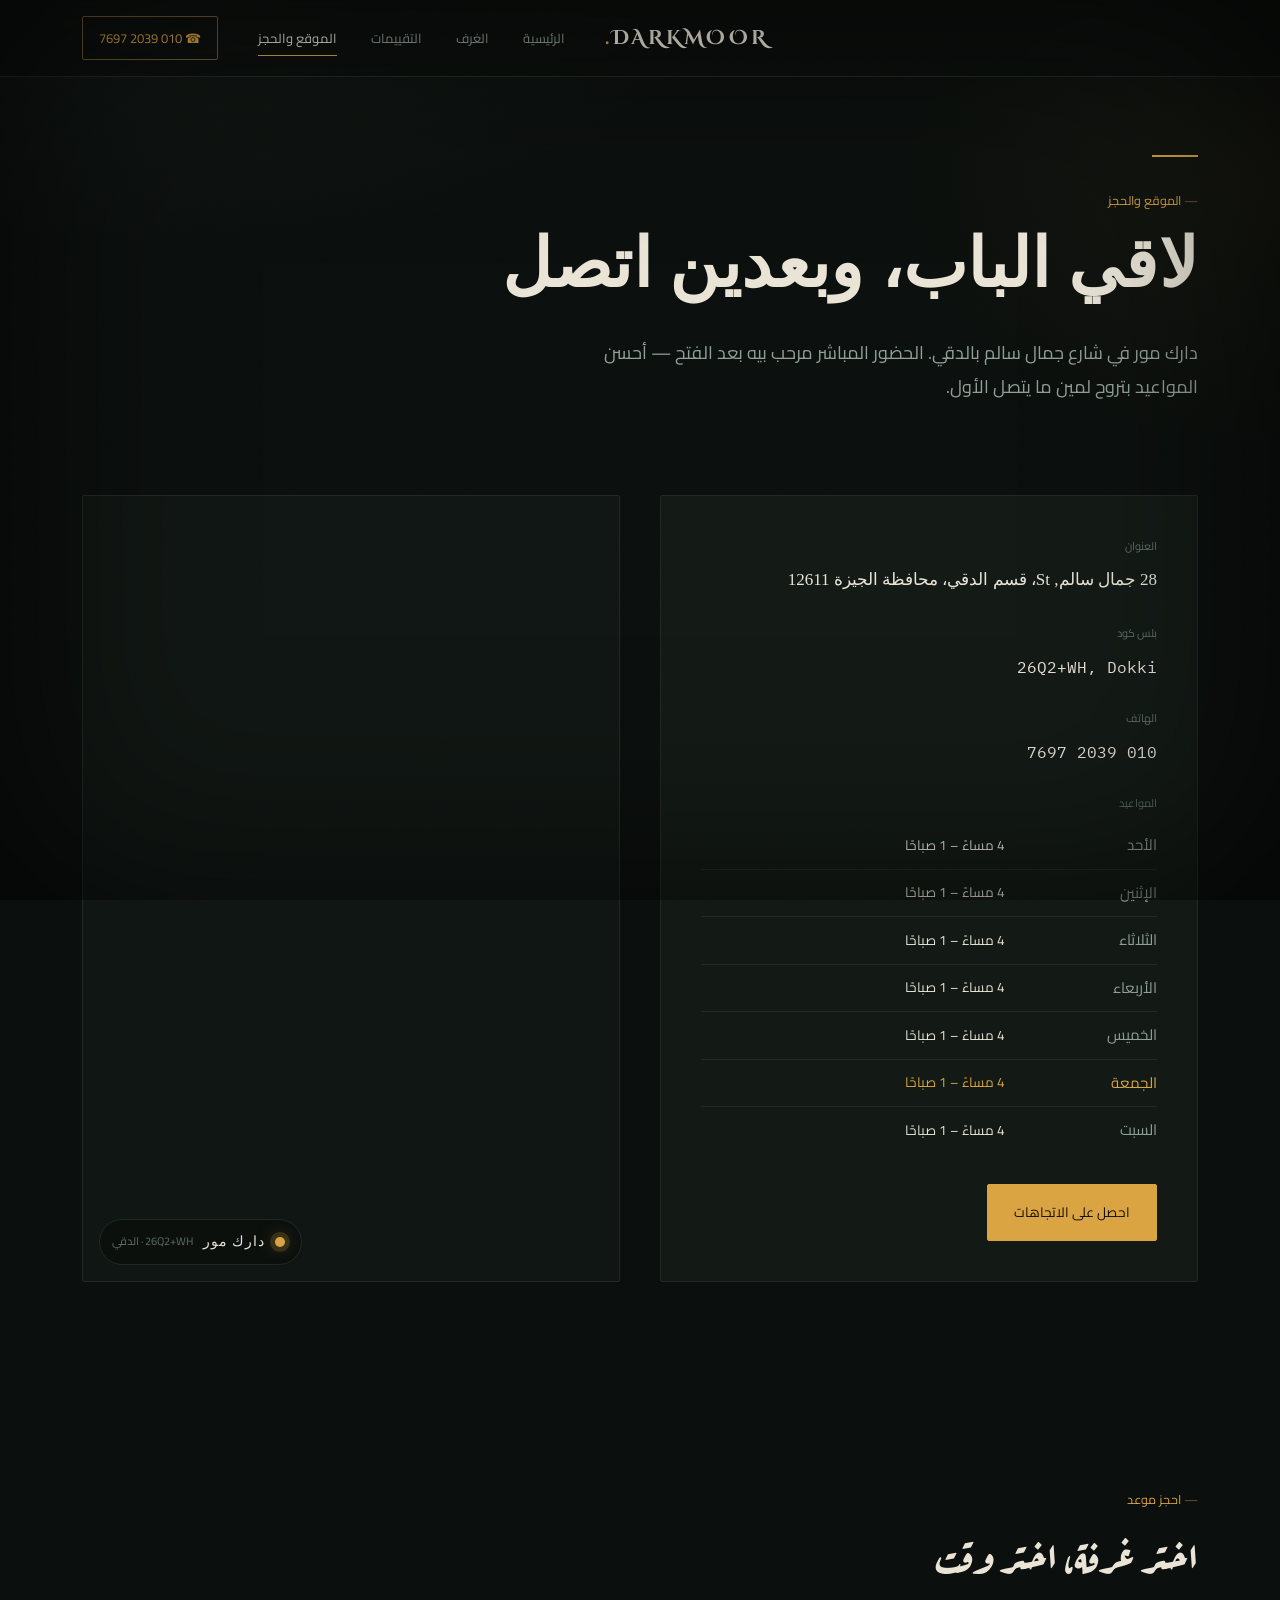
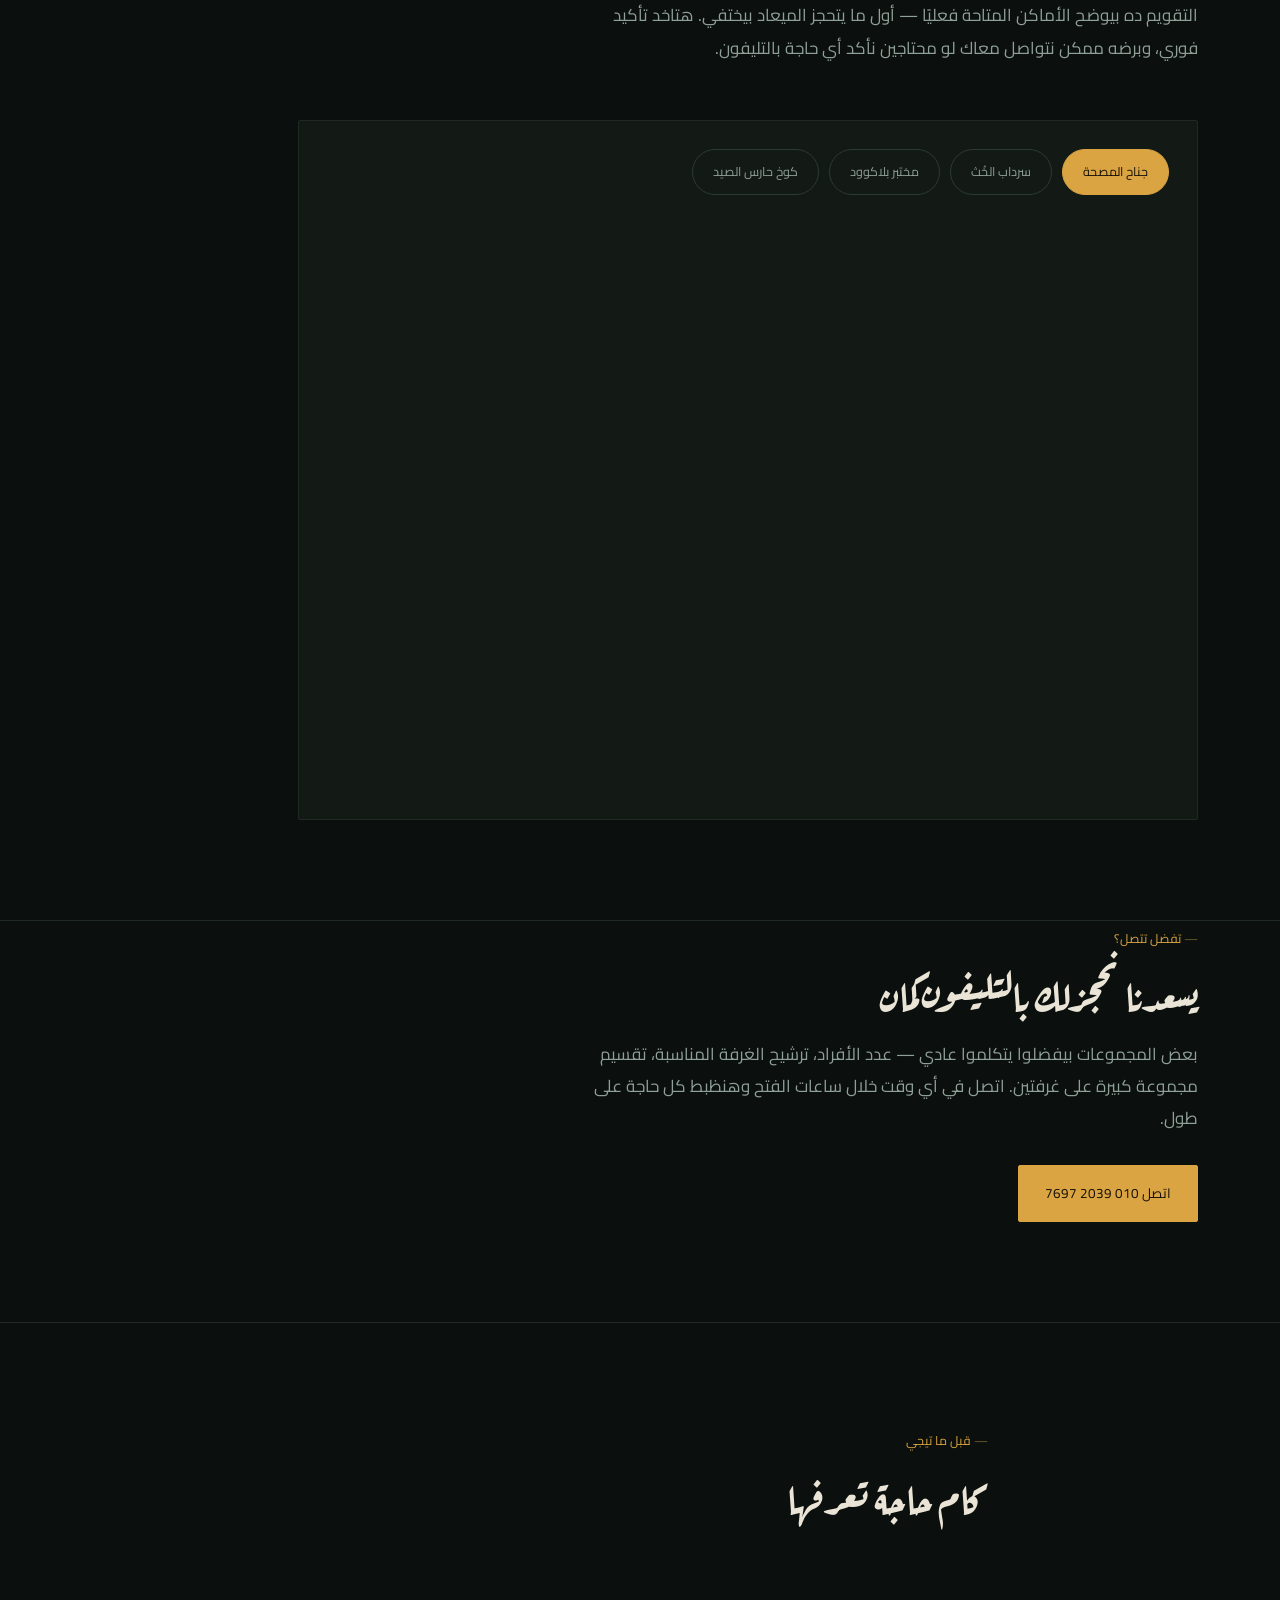
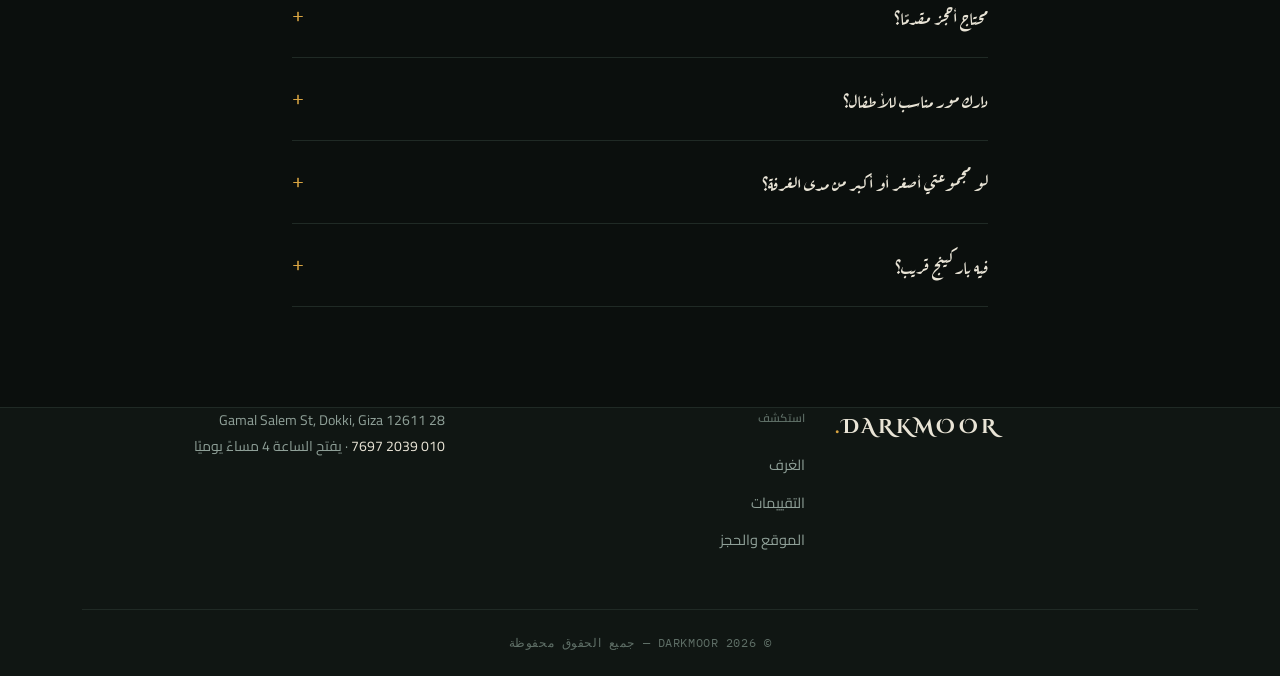
<file: location.html>
<!DOCTYPE html>
<html lang="ar" dir="rtl">
<head>
<meta charset="UTF-8">
<meta name="viewport" content="width=device-width, initial-scale=1.0">
<title>الموقع والحجز — دارك مور لغرف الهروب</title>
<meta name="description" content="دارك مور لغرف الهروب، 28 شارع جمال سالم، الدقي، الجيزة. مواعيد العمل، الاتجاهات، وحجز فوري أونلاين.">
<link rel="preconnect" href="https://fonts.googleapis.com">
<link rel="preconnect" href="https://fonts.gstatic.com" crossorigin>
<link href="https://fonts.googleapis.com/css2?family=Cinzel:wght@400;500;600;700&family=Cinzel+Decorative:wght@700;900&family=EB+Garamond:ital,wght@0,400;0,500;0,600;1,400&family=IBM+Plex+Mono:wght@400;500&family=Aref+Ruqaa:wght@400;700&family=Cairo:wght@300;400;500;600;700&display=swap" rel="stylesheet">
<link rel="stylesheet" href="styles.css">
</head>
<body>

<div class="grain" aria-hidden="true"></div>

<header class="site">
  <div class="nav">
    <a href="index.html" class="brand"><span class="mark">DARKMOOR<span class="dot">.</span></span></a>
    <button class="nav-toggle" aria-label="Toggle menu" aria-expanded="false"><span></span><span></span><span></span></button>
    <nav class="links" aria-label="Primary">
      <a href="index.html">الرئيسية</a>
      <a href="rooms.html">الغرف</a>
      <a href="reviews.html">التقييمات</a>
      <a href="location.html" aria-current="page">الموقع والحجز</a>
    </nav>
    <a class="nav-call" href="tel:01020397697">☎ 010 2039 7697</a>
  </div>
</header>

<main>
  <section class="page-hero">
    <div class="wrap">
      <div class="accent-line"></div>
      <span class="eyebrow">الموقع والحجز</span>
      <h1>لاقي الباب، وبعدين اتصل</h1>
      <p>دارك مور في شارع جمال سالم بالدقي. الحضور المباشر مرحب بيه بعد الفتح — أحسن المواعيد بتروح لمين ما يتصل الأول.</p>
    </div>
  </section>

  <section class="location" style="padding-top:70px;">
    <div class="wrap">
      <div class="loc-grid">
        <div class="card-panel">
          <div class="field">
            <div class="k">العنوان</div>
            <div class="v arabic">28 جمال سالم, St، قسم الدقي، محافظة الجيزة 12611</div>
          </div>
          <div class="field">
            <div class="k">بلس كود</div>
            <div class="v mono">26Q2+WH, Dokki</div>
          </div>
          <div class="field">
            <div class="k">الهاتف</div>
            <div class="v mono"><a href="tel:01020397697">010 2039 7697</a></div>
          </div>
          <div class="field" style="margin-bottom:0;">
            <div class="k">المواعيد</div>
            <table class="hours">
              <tr><td>الأحد</td><td>4 مساءً – 1 صباحًا</td></tr>
              <tr><td>الإثنين</td><td>4 مساءً – 1 صباحًا</td></tr>
              <tr><td>الثلاثاء</td><td>4 مساءً – 1 صباحًا</td></tr>
              <tr><td>الأربعاء</td><td>4 مساءً – 1 صباحًا</td></tr>
              <tr><td>الخميس</td><td>4 مساءً – 1 صباحًا</td></tr>
              <tr class="today"><td>الجمعة</td><td>4 مساءً – 1 صباحًا</td></tr>
              <tr><td>السبت</td><td>4 مساءً – 1 صباحًا</td></tr>
            </table>
          </div>
          <div class="hero-actions" style="justify-content:flex-start; margin-top:30px;">
            <a class="btn btn-primary" href="https://www.google.com/maps/search/?api=1&query=28+Gamal+Salem+St%2C+Dokki%2C+Giza+12611" target="_blank" rel="noopener">احصل على الاتجاهات</a>
          </div>
        </div>

        <div class="map-render">
          <iframe class="map-frame" src="https://www.google.com/maps?q=28+Gamal+Salem+St,+Dokki,+Giza+12611&output=embed" loading="lazy" referrerpolicy="no-referrer-when-downgrade" title="خريطة موقع دارك مور"></iframe>
          <div class="pin">
            <div class="dot"></div>
            <div class="label">دارك مور</div>
            <div class="plus">26Q2+WH · الدقي</div>
          </div>
        </div>
      </div>
    </div>
  </section>

  <section class="overview">
    <div class="wrap">
      <div class="section-head">
        <span class="eyebrow">احجز موعد</span>
        <h2>اختر غرفة، اختر وقت</h2>
        <p>التقويم ده بيوضح الأماكن المتاحة فعليًا — أول ما يتحجز الميعاد بيختفي. هتاخد تأكيد فوري، وبرضه ممكن نتواصل معاك لو محتاجين نأكد أي حاجة بالتليفون.</p>
      </div>

      <div class="card-panel" style="padding:28px 28px 0; max-width:900px;">
        <div class="room-picker" role="group" aria-label="اختر غرفة للحجز">
          <button class="chip is-active" data-cal-link="darkmoor/the-asylum-ward" aria-pressed="true">جناح المصحة</button>
          <button class="chip" data-cal-link="darkmoor/the-peat-crypt" aria-pressed="false">سرداب الخُث</button>
          <button class="chip" data-cal-link="darkmoor/blackwood-laboratory" aria-pressed="false">مختبر بلاكوود</button>
          <button class="chip" data-cal-link="darkmoor/the-gamekeeper-s-cottage" aria-pressed="false">كوخ حارس الصيد</button>
        </div>
        <div id="darkmoor-cal-embed" style="width:100%; min-height:600px; margin-top:10px;"></div>
      </div>
    </div>
  </section>

  <section class="overview" style="padding-top:0;">
    <div class="wrap">
      <div class="section-head" style="margin-bottom:0;">
        <span class="eyebrow">تفضل تتصل؟</span>
        <h2>يسعدنا نحجزلك بالتليفون كمان</h2>
        <p>بعض المجموعات بيفضلوا يتكلموا عادي — عدد الأفراد، ترشيح الغرفة المناسبة، تقسيم مجموعة كبيرة على غرفتين. اتصل في أي وقت خلال ساعات الفتح وهنظبط كل حاجة على طول.</p>
        <div class="hero-actions" style="margin-top:30px;">
          <a class="btn btn-primary" href="tel:01020397697">اتصل 010 2039 7697</a>
        </div>
      </div>
    </div>
  </section>

  <section class="faq">
    <div class="wrap" style="max-width:760px;">
      <div class="section-head">
        <span class="eyebrow">قبل ما تيجي</span>
        <h2>كام حاجة تعرفها</h2>
      </div>
      <details class="faq-item">
        <summary><h3>محتاج أحجز مقدمًا؟</h3></summary>
        <p>الحضور المباشر مرحب بيه بعد 4 مساءً، بس الغرف بتمتلي في الويكند. الاتصال المسبق هو الطريقة الوحيدة اللي تضمن بيها ميعادك واختيار الغرفة.</p>
      </details>
      <details class="faq-item">
        <summary><h3>دارك مور مناسب للأطفال؟</h3></summary>
        <p>كوخ حارس الصيد صعوبته سهلة لمتوسطة ومناسب للعيلة. جناح المصحة مصمم يكون مرعب فعلًا ومش متاح لسن أصغر.</p>
      </details>
      <details class="faq-item">
        <summary><h3>لو مجموعتي أصغر أو أكبر من مدى الغرفة؟</h3></summary>
        <p>اتصل وقول لنا العدد — أغلب الغرف بتقبل زيادة أو نقص فرد أو اتنين، والمجموعات الكبيرة ممكن تتقسم على غرفتين ورا بعض.</p>
      </details>
      <details class="faq-item">
        <summary><h3>فيه باركينج قريب؟</h3></summary>
        <p>فيه باركينج في الشارع حوالين جمال سالم؛ الأسهل إن السواق ينزلكم عند المدخل لو جايين بعربية.</p>
      </details>
    </div>
  </section>
</main>

<footer class="site">
  <div class="wrap">
    <div class="foot-grid" style="border-top:none; padding-top:0;">
      <a href="index.html" class="brand"><span class="mark">DARKMOOR<span class="dot">.</span></span></a>
      <div class="foot-col">
        <h4>استكشف</h4>
        <a href="rooms.html">الغرف</a>
        <a href="reviews.html">التقييمات</a>
        <a href="location.html">الموقع والحجز</a>
      </div>
      <div class="foot-meta">
        28 Gamal Salem St, Dokki, Giza 12611<br>
        <a href="tel:01020397697">010 2039 7697</a> · يفتح الساعة 4 مساءً يوميًا
      </div>
    </div>
    <div class="foot-bottom">© 2026 DARKMOOR — جميع الحقوق محفوظة</div>
  </div>
</footer>

<script type="text/javascript">
  (function (C, A, L) {
    let p = function (a, ar) { a.q.push(ar); };
    let d = C.document;
    C.Cal = C.Cal || function () {
      let cal = C.Cal;
      let ar = arguments;
      if (!cal.loaded) {
        cal.ns = {};
        cal.q = cal.q || [];
        d.head.appendChild(d.createElement("script")).src = A;
        cal.loaded = true;
      }
      if (ar[0] === L) {
        const api = function () { p(api, arguments); };
        const namespace = ar[1];
        api.q = api.q || [];
        if (typeof namespace === "string") {
          cal.ns[namespace] = cal.ns[namespace] || api;
          p(cal.ns[namespace], ar);
          p(cal, ["initNamespace", namespace]);
        } else p(cal, ar);
        return;
      }
      p(cal, ar);
    };
  })(window, "https://app.cal.com/embed/embed.js", "init");

  Cal("init", { origin: "https://app.cal.com" });

  Cal("inline", {
    elementOrSelector: "#darkmoor-cal-embed",
    calLink: "darkmoor/the-asylum-ward",
    config: { theme: "dark" }
  });

  document.querySelectorAll(".room-picker .chip").forEach(function (btn) {
    btn.addEventListener("click", function () {
      document.querySelectorAll(".room-picker .chip").forEach(function (b) {
        b.classList.remove("is-active");
        b.setAttribute("aria-pressed", "false");
      });
      btn.classList.add("is-active");
      btn.setAttribute("aria-pressed", "true");

      document.getElementById("darkmoor-cal-embed").innerHTML = "";
      Cal("inline", {
        elementOrSelector: "#darkmoor-cal-embed",
        calLink: btn.getAttribute("data-cal-link"),
        config: { theme: "dark" }
      });
    });
  });
</script>
<script src="main.js"></script>
</body>
</html>
</file>
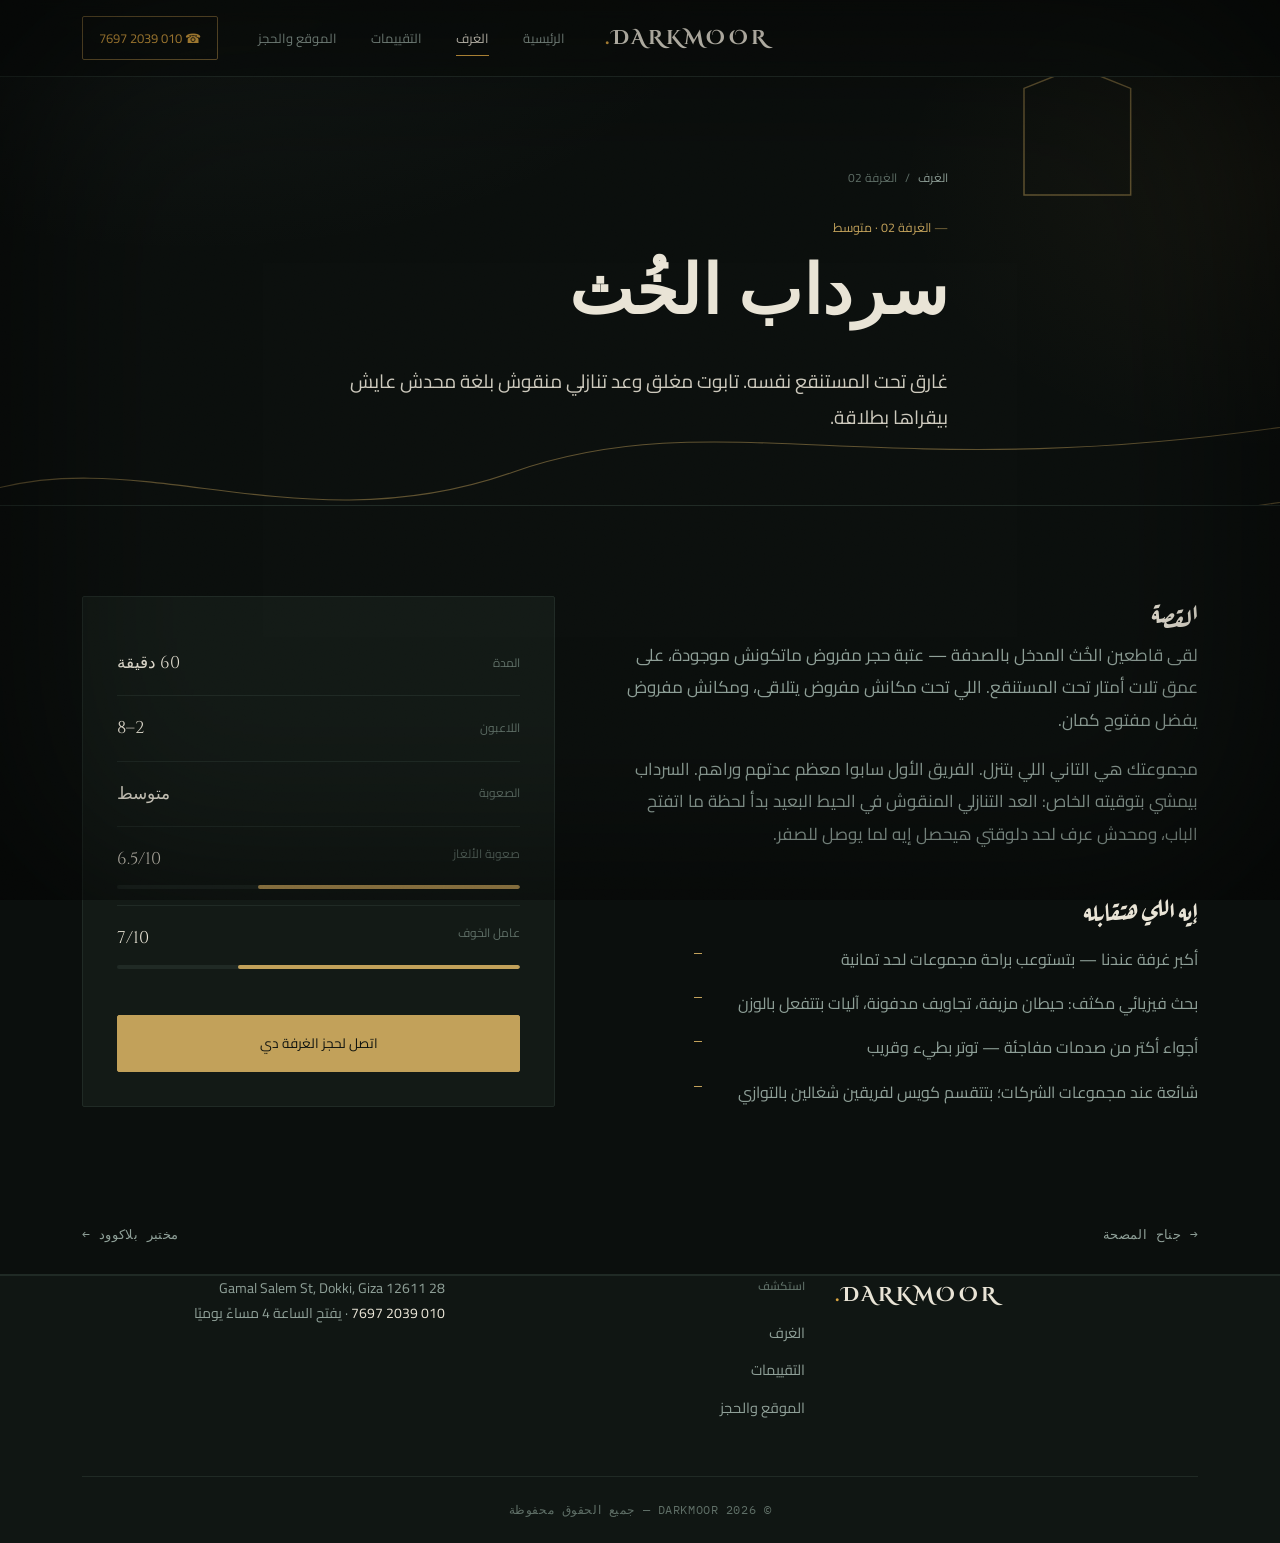
<file: peat-crypt.html>
<!DOCTYPE html>
<html lang="ar" dir="rtl">
<head>
<meta charset="UTF-8">
<meta name="viewport" content="width=device-width, initial-scale=1.0">
<title>سرداب الخُث — دارك مور لغرف الهروب</title>
<meta name="description" content="سرداب الخُث: حجرة دفن غارقة تحت المستنقع. لـ 2–8 لاعبين، 60 دقيقة، صعوبة متوسطة.">
<link rel="preconnect" href="https://fonts.googleapis.com">
<link rel="preconnect" href="https://fonts.gstatic.com" crossorigin>
<link href="https://fonts.googleapis.com/css2?family=Cinzel:wght@400;500;600;700&family=Cinzel+Decorative:wght@700;900&family=EB+Garamond:ital,wght@0,400;1,400&family=IBM+Plex+Mono:wght@400;500&family=Aref+Ruqaa:wght@400;700&family=Cairo:wght@300;400;500;600;700&display=swap" rel="stylesheet">
<link rel="stylesheet" href="styles.css">
</head>
<body class="room-crypt">

<div class="grain" aria-hidden="true"></div>

<header class="site">
  <div class="nav">
    <a href="index.html" class="brand"><span class="mark">DARKMOOR<span class="dot">.</span></span></a>
    <button class="nav-toggle" aria-label="Toggle menu" aria-expanded="false"><span></span><span></span><span></span></button>
    <nav class="links" aria-label="Primary">
      <a href="index.html">الرئيسية</a>
      <a href="rooms.html" aria-current="page">الغرف</a>
      <a href="reviews.html">التقييمات</a>
      <a href="location.html">الموقع والحجز</a>
    </nav>
    <a class="nav-call" href="tel:01020397697">☎ 010 2039 7697</a>
  </div>
</header>

<main>
  <section class="room-hero">
    <svg class="room-hero-art" viewBox="0 0 1200 700" preserveAspectRatio="xMidYMid slice" aria-hidden="true">
      <path d="M-20,600 C150,540 300,660 500,590 C700,520 850,610 1250,540" fill="none" stroke="#3a4a42" stroke-width="1"/>
      <path d="M-20,650 C170,600 320,700 520,640 C720,580 880,660 1250,600" fill="none" stroke="#3a4a42" stroke-width="1"/>
      <path d="M-20,540 C130,490 280,590 480,520 C680,450 830,540 1250,470" fill="none" stroke="#2c3934" stroke-width="1"/>
      <path d="M960,160 L1010,140 L1060,160 L1060,260 L960,260 Z" fill="none" stroke="#c2a15a" stroke-width="1.4"/>
    </svg>
    <div class="wrap room-hero-content">
      <div class="breadcrumb"><a href="rooms.html">الغرف</a><span class="sep">/</span>الغرفة 02</div>
      <span class="eyebrow">الغرفة 02 · متوسط</span>
      <h1>سرداب الخُث</h1>
      <p class="lede">غارق تحت المستنقع نفسه. تابوت مغلق وعد تنازلي منقوش بلغة محدش عايش بيقراها بطلاقة.</p>
    </div>
  </section>

  <section class="room-body">
    <div class="wrap grid">
      <div>
        <h2 style="font-size:26px;">القصة</h2>
        <p>لقى قاطعين الخُث المدخل بالصدفة — عتبة حجر مفروض ماتكونش موجودة، على عمق تلات أمتار تحت المستنقع. اللي تحت مكانش مفروض يتلاقى، ومكانش مفروض يفضل مفتوح كمان.</p>
        <p>مجموعتك هي التاني اللي بتنزل. الفريق الأول سابوا معظم عدتهم وراهم. السرداب بيمشي بتوقيته الخاص: العد التنازلي المنقوش في الحيط البعيد بدأ لحظة ما اتفتح الباب، ومحدش عرف لحد دلوقتي هيحصل إيه لما يوصل للصفر.</p>

        <h2 style="font-size:26px; margin-top:44px;">إيه اللي هتقابله</h2>
        <ul class="expect">
          <li>أكبر غرفة عندنا — بتستوعب براحة مجموعات لحد تمانية</li>
          <li>بحث فيزيائي مكثف: حيطان مزيفة، تجاويف مدفونة، آليات بتتفعل بالوزن</li>
          <li>أجواء أكتر من صدمات مفاجئة — توتر بطيء وقريب</li>
          <li>شائعة عند مجموعات الشركات؛ بتتقسم كويس لفريقين شغالين بالتوازي</li>
        </ul>
      </div>

      <aside class="spec-panel">
        <div class="row"><span class="k">المدة</span><span class="v">60 دقيقة</span></div>
        <div class="row"><span class="k">اللاعبون</span><span class="v">2–8</span></div>
        <div class="row"><span class="k">الصعوبة</span><span class="v">متوسط</span></div>
        <div class="row" style="display:block;">
          <div style="display:flex; justify-content:space-between;"><span class="k">صعوبة الألغاز</span><span class="v">6.5/10</span></div>
          <div class="gauge"><i style="width:65%;"></i></div>
        </div>
        <div class="row" style="display:block; border-bottom:none;">
          <div style="display:flex; justify-content:space-between;"><span class="k">عامل الخوف</span><span class="v">7/10</span></div>
          <div class="gauge"><i style="width:70%;"></i></div>
        </div>
        <a class="btn btn-primary" href="tel:01020397697">اتصل لحجز الغرفة دي</a>
      </aside>
    </div>
  </section>

  <section class="room-nav-strip">
    <div class="wrap">
      <a href="asylum-ward.html">→ جناح المصحة</a>
      <a class="next" href="blackwood-laboratory.html">مختبر بلاكوود ←</a>
    </div>
  </section>
</main>

<footer class="site">
  <div class="wrap">
    <div class="foot-grid" style="border-top:none; padding-top:0;">
      <a href="index.html" class="brand"><span class="mark">DARKMOOR<span class="dot">.</span></span></a>
      <div class="foot-col">
        <h4>استكشف</h4>
        <a href="rooms.html">الغرف</a>
        <a href="reviews.html">التقييمات</a>
        <a href="location.html">الموقع والحجز</a>
      </div>
      <div class="foot-meta">
        28 Gamal Salem St, Dokki, Giza 12611<br>
        <a href="tel:01020397697">010 2039 7697</a> · يفتح الساعة 4 مساءً يوميًا
      </div>
    </div>
    <div class="foot-bottom">© 2026 DARKMOOR — جميع الحقوق محفوظة</div>
  </div>
</footer>

<script src="main.js"></script>
</body>
</html>
</file>
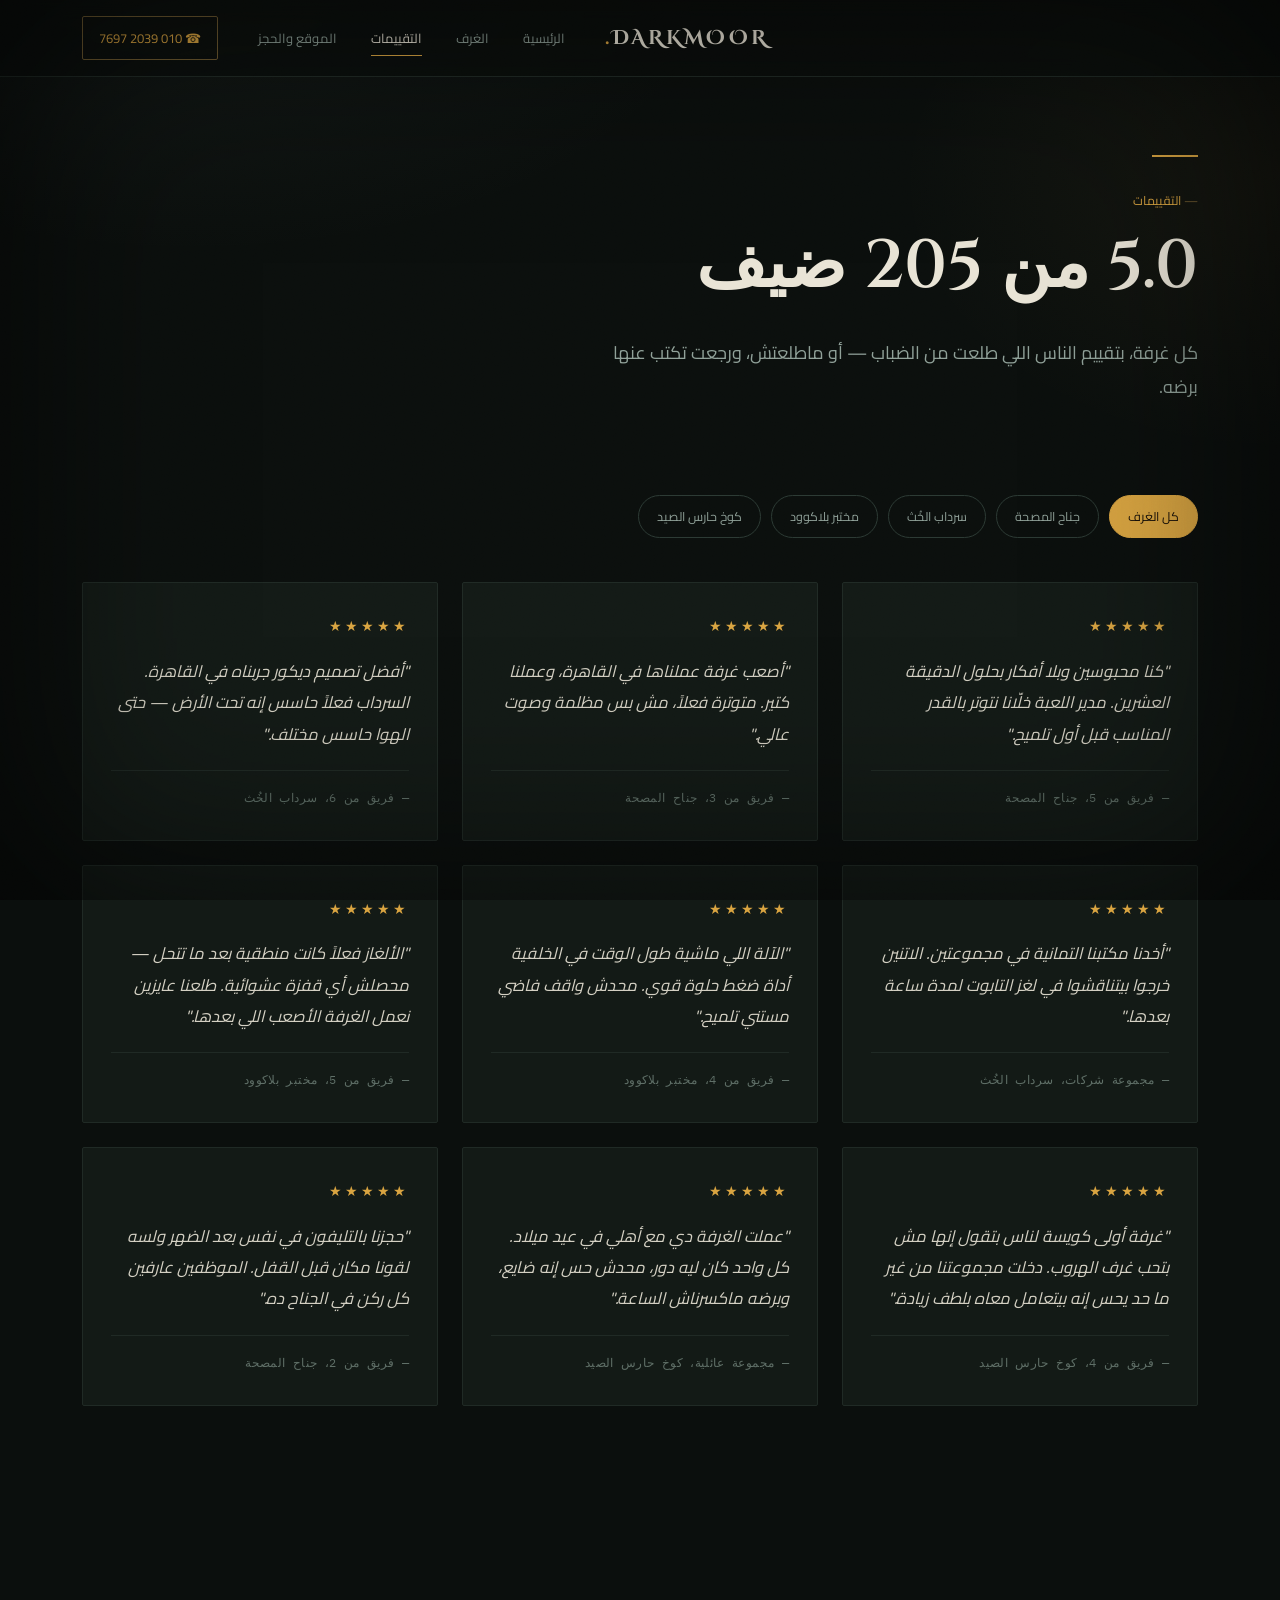
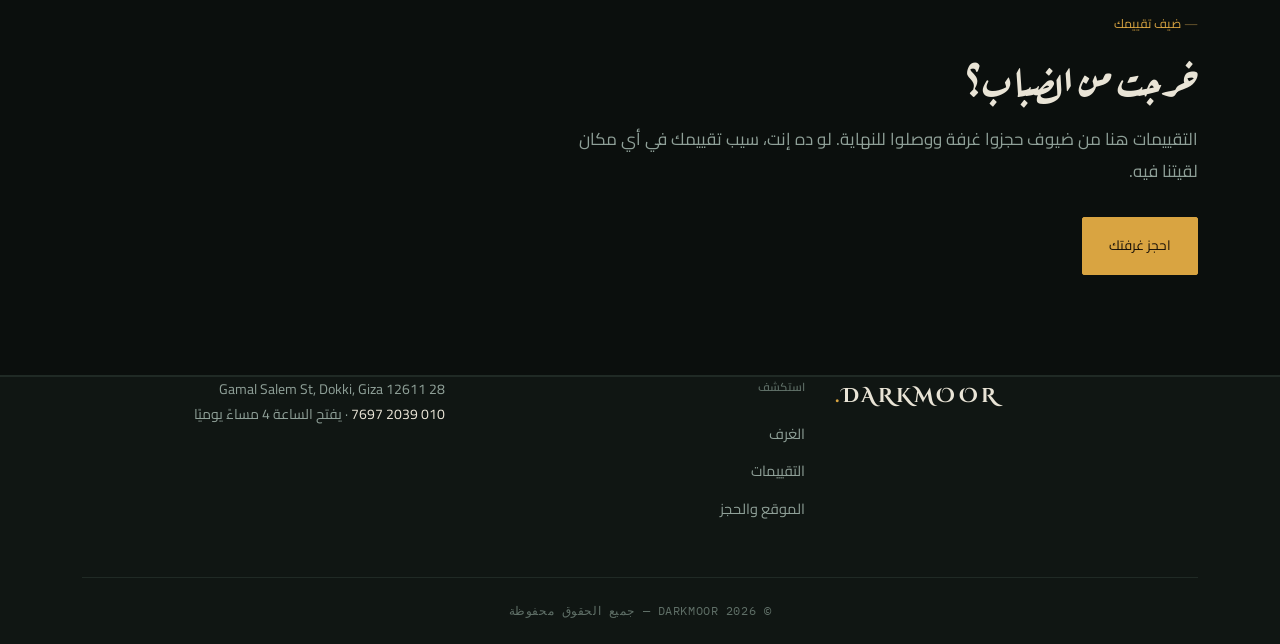
<file: reviews.html>
<!DOCTYPE html>
<html lang="ar" dir="rtl">
<head>
<meta charset="UTF-8">
<meta name="viewport" content="width=device-width, initial-scale=1.0">
<title>التقييمات — دارك مور لغرف الهروب</title>
<meta name="description" content="205 تقييم، بمتوسط 5.0. اقرأ آراء الضيوف عن كل غرفة في دارك مور.">
<link rel="preconnect" href="https://fonts.googleapis.com">
<link rel="preconnect" href="https://fonts.gstatic.com" crossorigin>
<link href="https://fonts.googleapis.com/css2?family=Cinzel:wght@400;500;600;700&family=Cinzel+Decorative:wght@700;900&family=EB+Garamond:ital,wght@0,400;0,500;0,600;1,400&family=IBM+Plex+Mono:wght@400;500&family=Aref+Ruqaa:wght@400;700&family=Cairo:wght@300;400;500;600;700&display=swap" rel="stylesheet">
<link rel="stylesheet" href="styles.css">
</head>
<body>

<div class="grain" aria-hidden="true"></div>

<header class="site">
  <div class="nav">
    <a href="index.html" class="brand"><span class="mark">DARKMOOR<span class="dot">.</span></span></a>
    <button class="nav-toggle" aria-label="Toggle menu" aria-expanded="false"><span></span><span></span><span></span></button>
    <nav class="links" aria-label="Primary">
      <a href="index.html">الرئيسية</a>
      <a href="rooms.html">الغرف</a>
      <a href="reviews.html" aria-current="page">التقييمات</a>
      <a href="location.html">الموقع والحجز</a>
    </nav>
    <a class="nav-call" href="tel:01020397697">☎ 010 2039 7697</a>
  </div>
</header>

<main>
  <section class="page-hero">
    <div class="wrap">
      <div class="accent-line"></div>
      <span class="eyebrow">التقييمات</span>
      <h1>5.0 من 205 ضيف</h1>
      <p>كل غرفة، بتقييم الناس اللي طلعت من الضباب — أو ماطلعتش، ورجعت تكتب عنها برضه.</p>
    </div>
  </section>

  <section class="reviews" style="padding-top:70px;">
    <div class="wrap">
      <div class="review-filter" role="group" aria-label="فلترة التقييمات حسب الغرفة">
        <button class="chip" data-filter="all" aria-pressed="true">كل الغرف</button>
        <button class="chip" data-filter="asylum" aria-pressed="false">جناح المصحة</button>
        <button class="chip" data-filter="crypt" aria-pressed="false">سرداب الخُث</button>
        <button class="chip" data-filter="lab" aria-pressed="false">مختبر بلاكوود</button>
        <button class="chip" data-filter="cottage" aria-pressed="false">كوخ حارس الصيد</button>
      </div>

      <div class="review-grid">
        <div class="review-card" data-room="asylum">
          <div class="stars">★★★★★</div>
          <p>"كنا محبوسين وبلا أفكار بحلول الدقيقة العشرين. مدير اللعبة خلّانا نتوتر بالقدر المناسب قبل أول تلميح."</p>
          <div class="who">— فريق من 5، جناح المصحة</div>
        </div>
        <div class="review-card" data-room="asylum">
          <div class="stars">★★★★★</div>
          <p>"أصعب غرفة عملناها في القاهرة، وعملنا كتير. متوترة فعلاً، مش بس مظلمة وصوت عالي."</p>
          <div class="who">— فريق من 3، جناح المصحة</div>
        </div>
        <div class="review-card" data-room="crypt">
          <div class="stars">★★★★★</div>
          <p>"أفضل تصميم ديكور جربناه في القاهرة. السرداب فعلاً حاسس إنه تحت الأرض — حتى الهوا حاسس مختلف."</p>
          <div class="who">— فريق من 6، سرداب الخُث</div>
        </div>
        <div class="review-card" data-room="crypt">
          <div class="stars">★★★★★</div>
          <p>"أخدنا مكتبنا التمانية في مجموعتين. الاتنين خرجوا بيتناقشوا في لغز التابوت لمدة ساعة بعدها."</p>
          <div class="who">— مجموعة شركات، سرداب الخُث</div>
        </div>
        <div class="review-card" data-room="lab">
          <div class="stars">★★★★★</div>
          <p>"الآلة اللي ماشية طول الوقت في الخلفية أداة ضغط حلوة قوي. محدش واقف فاضي مستني تلميح."</p>
          <div class="who">— فريق من 4، مختبر بلاكوود</div>
        </div>
        <div class="review-card" data-room="lab">
          <div class="stars">★★★★★</div>
          <p>"الألغاز فعلاً كانت منطقية بعد ما تتحل — محصلش أي قفزة عشوائية. طلعنا عايزين نعمل الغرفة الأصعب اللي بعدها."</p>
          <div class="who">— فريق من 5، مختبر بلاكوود</div>
        </div>
        <div class="review-card" data-room="cottage">
          <div class="stars">★★★★★</div>
          <p>"غرفة أولى كويسة لناس بتقول إنها مش بتحب غرف الهروب. دخلت مجموعتنا من غير ما حد يحس إنه بيتعامل معاه بلطف زيادة."</p>
          <div class="who">— فريق من 4، كوخ حارس الصيد</div>
        </div>
        <div class="review-card" data-room="cottage">
          <div class="stars">★★★★★</div>
          <p>"عملت الغرفة دي مع أهلي في عيد ميلاد. كل واحد كان ليه دور، محدش حس إنه ضايع، وبرضه ماكسرناش الساعة."</p>
          <div class="who">— مجموعة عائلية، كوخ حارس الصيد</div>
        </div>
        <div class="review-card" data-room="asylum">
          <div class="stars">★★★★★</div>
          <p>"حجزنا بالتليفون في نفس بعد الضهر ولسه لقونا مكان قبل القفل. الموظفين عارفين كل ركن في الجناح ده."</p>
          <div class="who">— فريق من 2، جناح المصحة</div>
        </div>
      </div>
    </div>
  </section>

  <section class="overview">
    <div class="wrap">
      <div class="section-head" style="margin-bottom:0;">
        <span class="eyebrow">ضيف تقييمك</span>
        <h2>خرجت من الضباب؟</h2>
        <p>التقييمات هنا من ضيوف حجزوا غرفة ووصلوا للنهاية. لو ده إنت، سيب تقييمك في أي مكان لقيتنا فيه.</p>
        <div class="hero-actions" style="margin-top:30px;">
          <a class="btn btn-primary" href="rooms.html">احجز غرفتك</a>
        </div>
      </div>
    </div>
  </section>
</main>

<footer class="site">
  <div class="wrap">
    <div class="foot-grid" style="border-top:none; padding-top:0;">
      <a href="index.html" class="brand"><span class="mark">DARKMOOR<span class="dot">.</span></span></a>
      <div class="foot-col">
        <h4>استكشف</h4>
        <a href="rooms.html">الغرف</a>
        <a href="reviews.html">التقييمات</a>
        <a href="location.html">الموقع والحجز</a>
      </div>
      <div class="foot-meta">
        28 Gamal Salem St, Dokki, Giza 12611<br>
        <a href="tel:01020397697">010 2039 7697</a> · يفتح الساعة 4 مساءً يوميًا
      </div>
    </div>
    <div class="foot-bottom">© 2026 DARKMOOR — جميع الحقوق محفوظة</div>
  </div>
</footer>

<script src="main.js"></script>
</body>
</html>
</file>
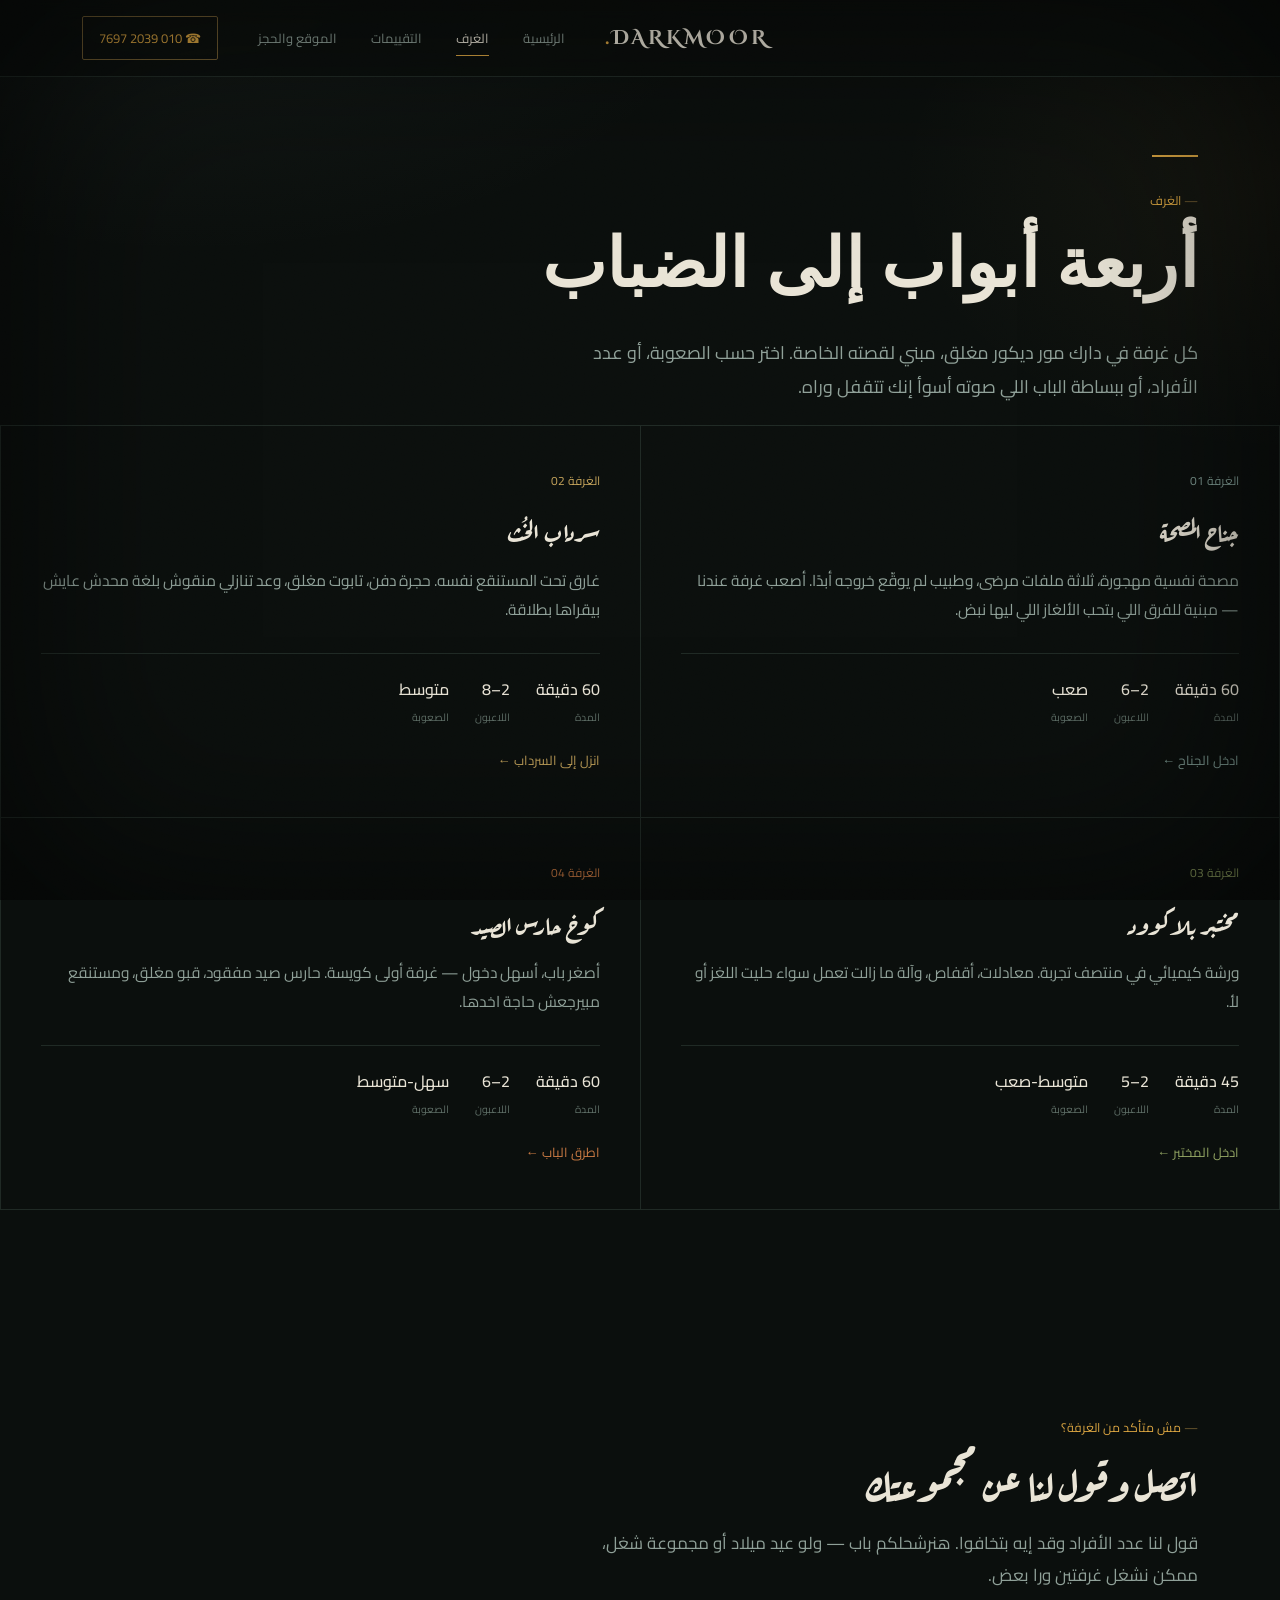
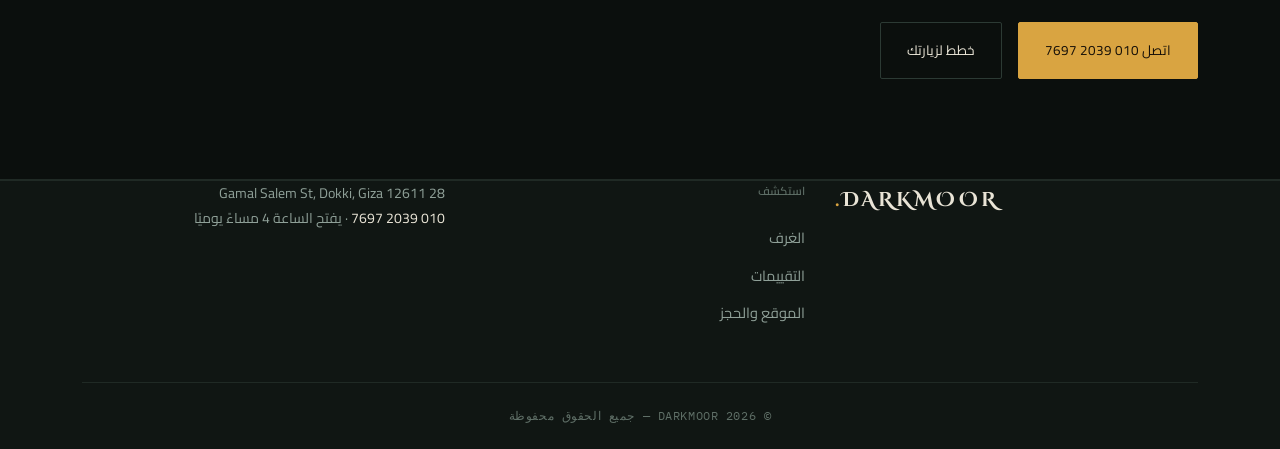
<file: rooms.html>
<!DOCTYPE html>
<html lang="ar" dir="rtl">
<head>
<meta charset="UTF-8">
<meta name="viewport" content="width=device-width, initial-scale=1.0">
<title>الغرف — دارك مور لغرف الهروب</title>
<meta name="description" content="أربع غرف هروب بموضوعات مختلفة في دارك مور: جناح المصحة، سرداب الخُث، مختبر بلاكوود، وكوخ حارس الصيد.">
<link rel="preconnect" href="https://fonts.googleapis.com">
<link rel="preconnect" href="https://fonts.gstatic.com" crossorigin>
<link href="https://fonts.googleapis.com/css2?family=Cinzel:wght@400;500;600;700&family=Cinzel+Decorative:wght@700;900&family=EB+Garamond:ital,wght@0,400;0,500;0,600;1,400&family=IBM+Plex+Mono:wght@400;500&family=Aref+Ruqaa:wght@400;700&family=Cairo:wght@300;400;500;600;700&display=swap" rel="stylesheet">
<link rel="stylesheet" href="styles.css">
</head>
<body>

<div class="grain" aria-hidden="true"></div>

<header class="site">
  <div class="nav">
    <a href="index.html" class="brand"><span class="mark">DARKMOOR<span class="dot">.</span></span></a>
    <button class="nav-toggle" aria-label="Toggle menu" aria-expanded="false"><span></span><span></span><span></span></button>
    <nav class="links" aria-label="Primary">
      <a href="index.html">الرئيسية</a>
      <a href="rooms.html" aria-current="page">الغرف</a>
      <a href="reviews.html">التقييمات</a>
      <a href="location.html">الموقع والحجز</a>
    </nav>
    <a class="nav-call" href="tel:01020397697">☎ 010 2039 7697</a>
  </div>
</header>

<main>
  <section class="page-hero">
    <div class="wrap">
      <div class="accent-line"></div>
      <span class="eyebrow">الغرف</span>
      <h1>أربعة أبواب إلى الضباب</h1>
      <p>كل غرفة في دارك مور ديكور مغلق، مبني لقصته الخاصة. اختر حسب الصعوبة، أو عدد الأفراد، أو ببساطة الباب اللي صوته أسوأ إنك تتقفل وراه.</p>
    </div>
  </section>

  <section class="rooms" style="padding-top:0;">
    <div class="room-list">
      <a class="room-card" href="asylum-ward.html">
        <span class="index">الغرفة 01</span>
        <h3>جناح المصحة</h3>
        <p class="desc">مصحة نفسية مهجورة، ثلاثة ملفات مرضى، وطبيب لم يوقّع خروجه أبدًا. أصعب غرفة عندنا — مبنية للفرق اللي بتحب الألغاز اللي ليها نبض.</p>
        <div class="room-meta">
          <span><b>60 دقيقة</b>المدة</span>
          <span><b>2–6</b>اللاعبون</span>
          <span><b>صعب</b>الصعوبة</span>
        </div>
        <div class="enter">ادخل الجناح ←</div>
      </a>
      <a class="room-card" href="peat-crypt.html">
        <span class="index">الغرفة 02</span>
        <h3>سرداب الخُث</h3>
        <p class="desc">غارق تحت المستنقع نفسه. حجرة دفن، تابوت مغلق، وعد تنازلي منقوش بلغة محدش عايش بيقراها بطلاقة.</p>
        <div class="room-meta">
          <span><b>60 دقيقة</b>المدة</span>
          <span><b>2–8</b>اللاعبون</span>
          <span><b>متوسط</b>الصعوبة</span>
        </div>
        <div class="enter">انزل إلى السرداب ←</div>
      </a>
      <a class="room-card" href="blackwood-laboratory.html">
        <span class="index">الغرفة 03</span>
        <h3>مختبر بلاكوود</h3>
        <p class="desc">ورشة كيميائي في منتصف تجربة. معادلات، أقفاص، وآلة ما زالت تعمل سواء حليت اللغز أو لأ.</p>
        <div class="room-meta">
          <span><b>45 دقيقة</b>المدة</span>
          <span><b>2–5</b>اللاعبون</span>
          <span><b>متوسط-صعب</b>الصعوبة</span>
        </div>
        <div class="enter">ادخل المختبر ←</div>
      </a>
      <a class="room-card" href="gamekeepers-cottage.html">
        <span class="index">الغرفة 04</span>
        <h3>كوخ حارس الصيد</h3>
        <p class="desc">أصغر باب، أسهل دخول — غرفة أولى كويسة. حارس صيد مفقود، قبو مغلق، ومستنقع مبيرجعش حاجة اخدها.</p>
        <div class="room-meta">
          <span><b>60 دقيقة</b>المدة</span>
          <span><b>2–6</b>اللاعبون</span>
          <span><b>سهل-متوسط</b>الصعوبة</span>
        </div>
        <div class="enter">اطرق الباب ←</div>
      </a>
    </div>
  </section>

  <section class="overview">
    <div class="wrap">
      <div class="section-head" style="margin-bottom:0;">
        <span class="eyebrow">مش متأكد من الغرفة؟</span>
        <h2>اتصل وقول لنا عن مجموعتك</h2>
        <p>قول لنا عدد الأفراد وقد إيه بتخافوا. هنرشحلكم باب — ولو عيد ميلاد أو مجموعة شغل، ممكن نشغل غرفتين ورا بعض.</p>
        <div class="hero-actions" style="margin-top:30px;">
          <a class="btn btn-primary" href="tel:01020397697">اتصل 010 2039 7697</a>
          <a class="btn btn-ghost" href="location.html">خطط لزيارتك</a>
        </div>
      </div>
    </div>
  </section>
</main>

<footer class="site">
  <div class="wrap">
    <div class="foot-grid" style="border-top:none; padding-top:0;">
      <a href="index.html" class="brand"><span class="mark">DARKMOOR<span class="dot">.</span></span></a>
      <div class="foot-col">
        <h4>استكشف</h4>
        <a href="rooms.html">الغرف</a>
        <a href="reviews.html">التقييمات</a>
        <a href="location.html">الموقع والحجز</a>
      </div>
      <div class="foot-meta">
        28 Gamal Salem St, Dokki, Giza 12611<br>
        <a href="tel:01020397697">010 2039 7697</a> · يفتح الساعة 4 مساءً يوميًا
      </div>
    </div>
    <div class="foot-bottom">© 2026 DARKMOOR — جميع الحقوق محفوظة</div>
  </div>
</footer>

<script src="main.js"></script>
</body>
</html>
</file>
<file: styles.css>
/* ==========================================================================
   DARKMOOR ESCAPE ROOMS
   Tokens: bg #0d1210 / panel #141b17 / ink #e9e4d6 / dim #93a099
   line #3a4a42 / gold #d9a441
   Room accents — asylum #7e9a92 · crypt #c2a15a · lab #93a563 · cottage #c97a43
   Display: Cinzel Decorative · Heading: Cinzel · Body: EB Garamond · Data: IBM Plex Mono
   ========================================================================== */

:root{
  --bg: #0b0f0d;
  --bg-alt: #101613;
  --panel: #131a16;
  --panel-2: #17201b;
  --ink: #e9e4d6;
  --dim: #8fa098;
  --dim-2: #5f6f67;
  --line: #2c3a34;
  --line-soft: #202a25;
  --gold: #d9a441;
  --gold-soft: #a9863f;
  --gold-dim: #6e5a30;

  --asylum: #7e9a92;
  --crypt: #c2a15a;
  --lab: #93a563;
  --cottage: #c97a43;
  --accent: var(--gold);

  --display: 'Cinzel Decorative', 'Cinzel', serif;
  --heading: 'Cinzel', serif;
  --body: 'EB Garamond', serif;
  --mono: 'IBM Plex Mono', monospace;
  --arabic: 'Traditional Arabic', 'Segoe UI', Tahoma, serif;

  --wrap: 1180px;
  --ease: cubic-bezier(.22,.7,.2,1);
}

*, *::before, *::after{ box-sizing: border-box; }
html{ scroll-behavior: smooth; }
@media (prefers-reduced-motion: reduce){
  html{ scroll-behavior: auto; }
  *, *::before, *::after{ animation-duration: 0.001ms !important; animation-iteration-count: 1 !important; transition-duration: 0.001ms !important; scroll-behavior: auto !important; }
}

body{
  margin: 0;
  background: var(--bg);
  color: var(--ink);
  font-family: var(--body);
  font-size: 17px;
  line-height: 1.65;
  -webkit-font-smoothing: antialiased;
  overflow-x: hidden;
}

/* ---- background wash ---------------------------------------------- */
body{
  background-image:
    radial-gradient(ellipse 900px 500px at 15% -5%, rgba(126,154,146,0.07), transparent 60%),
    radial-gradient(ellipse 700px 500px at 100% 20%, rgba(217,164,65,0.05), transparent 55%);
  background-attachment: fixed;
}

a{ color: inherit; text-decoration: none; }
ul{ margin: 0; padding: 0; list-style: none; }
img, svg{ display: block; max-width: 100%; }
button{ font: inherit; color: inherit; background: none; border: none; cursor: pointer; }
input, select, textarea{ font: inherit; color: inherit; }

h1, h2, h3, h4{
  font-family: var(--heading);
  font-weight: 600;
  letter-spacing: 0.01em;
  margin: 0 0 0.5em;
  color: var(--ink);
}
h1{ font-size: clamp(38px, 6vw, 68px); line-height: 1.05; letter-spacing: 0.005em; }
h2{ font-size: clamp(28px, 3.6vw, 42px); line-height: 1.15; }
h3{ font-family: var(--heading); font-size: 22px; font-weight: 600; }

p{ margin: 0 0 1em; color: var(--dim); max-width: 62ch; }
p:last-child{ margin-bottom: 0; }

.wrap{ max-width: var(--wrap); margin: 0 auto; padding: 0 32px; }

.eyebrow{
  display: inline-block;
  font-family: var(--mono);
  font-size: 12.5px;
  letter-spacing: 0.16em;
  text-transform: uppercase;
  color: var(--gold);
  margin-bottom: 18px;
}
.eyebrow::before{ content: '— '; color: var(--gold-dim); }

.lede{ font-size: 19px; color: var(--ink); opacity: 0.88; max-width: 58ch; }

/* ---- grain / atmosphere overlay ------------------------------------ */
.grain{
  position: fixed;
  inset: 0;
  z-index: 999;
  pointer-events: none;
  opacity: 0.05;
  mix-blend-mode: overlay;
  background-image: url("data:image/svg+xml;utf8,<svg xmlns='http://www.w3.org/2000/svg' width='180' height='180'><filter id='n'><feTurbulence type='fractalNoise' baseFrequency='0.9' numOctaves='2' stitchTiles='stitch'/></filter><rect width='100%25' height='100%25' filter='url(%23n)'/></svg>");
  animation: grain-shift 9s steps(6) infinite;
}
@keyframes grain-shift{
  0%{ transform: translate(0,0); }
  20%{ transform: translate(-2%,2%); }
  40%{ transform: translate(2%,-1%); }
  60%{ transform: translate(-1%,-2%); }
  80%{ transform: translate(2%,1%); }
  100%{ transform: translate(0,0); }
}
body::after{
  content: '';
  position: fixed;
  inset: 0;
  z-index: 998;
  pointer-events: none;
  box-shadow: inset 0 0 220px rgba(0,0,0,0.75);
}

/* ==========================================================================
   HEADER / NAV
   ========================================================================== */
header.site{
  position: sticky;
  top: 0;
  z-index: 500;
  background: rgba(11,15,13,0.82);
  backdrop-filter: blur(10px);
  -webkit-backdrop-filter: blur(10px);
  border-bottom: 1px solid var(--line-soft);
}
.nav{
  max-width: var(--wrap);
  margin: 0 auto;
  padding: 0 32px;
  height: 76px;
  display: flex;
  align-items: center;
  gap: 40px;
}
.brand{ display: flex; align-items: center; margin-right: auto; }
.brand .mark{
  font-family: var(--heading);
  font-weight: 600;
  font-size: 20px;
  letter-spacing: 0.15em;
  color: var(--ink);
}
.brand .dot{ color: var(--gold); }

.links{ display: flex; gap: 34px; }
.links a{
  font-family: var(--mono);
  font-size: 13px;
  letter-spacing: 0.06em;
  text-transform: uppercase;
  color: var(--dim);
  position: relative;
  padding: 6px 0;
  transition: color 0.2s var(--ease);
}
.links a::after{
  content: '';
  position: absolute;
  left: 0; right: 100%;
  bottom: 0;
  height: 1px;
  background: var(--gold);
  transition: right 0.28s var(--ease);
}
.links a:hover, .links a[aria-current="page"]{ color: var(--ink); }
.links a:hover::after, .links a[aria-current="page"]::after{ right: 0; }

.nav-call{
  font-family: var(--mono);
  font-size: 13px;
  letter-spacing: 0.04em;
  color: var(--gold);
  white-space: nowrap;
  border: 1px solid var(--gold-dim);
  padding: 9px 16px;
  border-radius: 2px;
  transition: background 0.2s var(--ease), border-color 0.2s var(--ease);
}
.nav-call:hover{ background: rgba(217,164,65,0.1); border-color: var(--gold); }

.nav-toggle{
  display: none;
  width: 34px; height: 34px;
  position: relative;
  flex-shrink: 0;
}
.nav-toggle span{
  position: absolute;
  left: 6px; right: 6px;
  height: 1px;
  background: var(--ink);
  transition: transform 0.25s var(--ease), opacity 0.2s var(--ease), top 0.25s var(--ease);
}
.nav-toggle span:nth-child(1){ top: 11px; }
.nav-toggle span:nth-child(2){ top: 17px; }
.nav-toggle span:nth-child(3){ top: 23px; }
.nav-toggle[aria-expanded="true"] span:nth-child(1){ top: 17px; transform: rotate(45deg); }
.nav-toggle[aria-expanded="true"] span:nth-child(2){ opacity: 0; }
.nav-toggle[aria-expanded="true"] span:nth-child(3){ top: 17px; transform: rotate(-45deg); }

/* ==========================================================================
   BUTTONS
   ========================================================================== */
.btn{
  display: inline-flex;
  align-items: center;
  gap: 8px;
  font-family: var(--mono);
  font-size: 13.5px;
  letter-spacing: 0.05em;
  text-transform: uppercase;
  padding: 15px 26px;
  border-radius: 2px;
  transition: transform 0.2s var(--ease), background 0.2s var(--ease), border-color 0.2s var(--ease), color 0.2s var(--ease);
  white-space: nowrap;
}
.btn-primary{
  background: var(--gold);
  color: #171008;
  border: 1px solid var(--gold);
}
.btn-primary:hover{ background: #e9b656; transform: translateY(-1px); }
.btn-ghost{
  background: transparent;
  color: var(--ink);
  border: 1px solid var(--line);
}
.btn-ghost:hover{ border-color: var(--gold-soft); color: var(--gold); transform: translateY(-1px); }

.hero-actions{ display: flex; gap: 16px; flex-wrap: wrap; margin-top: 34px; }

/* ==========================================================================
   HOME HERO
   ========================================================================== */
.hero{
  position: relative;
  min-height: 92vh;
  display: flex;
  align-items: center;
  justify-content: center;
  overflow: hidden;
  border-bottom: 1px solid var(--line-soft);
}
.hero-topo{
  position: absolute;
  inset: 0;
  width: 100%; height: 100%;
  opacity: 0.55;
}
.hero-lantern-path{
  opacity: 0.85;
  stroke-dasharray: 6 10;
  animation: lantern-flicker 5s ease-in-out infinite, lantern-travel 14s linear infinite;
  filter: drop-shadow(0 0 6px rgba(217,164,65,0.55));
}
@keyframes lantern-flicker{
  0%, 100%{ opacity: 0.55; }
  8%{ opacity: 0.9; }
  20%{ opacity: 0.5; }
  32%{ opacity: 0.95; }
  50%{ opacity: 0.6; }
  74%{ opacity: 0.85; }
}
@keyframes lantern-travel{
  to{ stroke-dashoffset: -320; }
}

.hero-content{
  position: relative;
  z-index: 2;
  text-align: center;
  max-width: 760px;
  padding: 0 24px;
}
.hero-content h1{
  font-family: var(--display);
  font-weight: 700;
  font-size: clamp(52px, 10vw, 108px);
  letter-spacing: 0.03em;
  color: var(--ink);
  text-shadow: 0 0 40px rgba(217,164,65,0.18);
}
.hero-content h1 span{ color: var(--gold); }
.hero-content .eyebrow{ display: block; margin-bottom: 22px; }
.arabic-name{
  font-family: var(--arabic);
  font-size: 18px;
  color: var(--dim);
  letter-spacing: 0.02em;
  margin: 10px 0 0;
}
.tagline{
  font-family: var(--body);
  font-style: italic;
  font-size: 20px;
  color: var(--ink);
  opacity: 0.85;
  margin: 26px auto 0;
  max-width: 46ch;
}
.hero .hero-actions{ justify-content: center; }

.hero-rating{
  margin-top: 38px;
  display: flex;
  align-items: center;
  justify-content: center;
  gap: 12px;
  font-family: var(--mono);
  font-size: 12.5px;
  color: var(--dim);
  letter-spacing: 0.03em;
}
.hero-rating .stars{ color: var(--gold); letter-spacing: 2px; font-size: 14px; }

.scroll-cue{
  position: absolute;
  bottom: 30px;
  left: 50%;
  transform: translateX(-50%);
  font-family: var(--mono);
  font-size: 11px;
  letter-spacing: 0.12em;
  text-transform: uppercase;
  color: var(--dim-2);
  animation: cue-bob 2.4s ease-in-out infinite;
}
@keyframes cue-bob{
  0%, 100%{ transform: translate(-50%, 0); opacity: 0.5; }
  50%{ transform: translate(-50%, 8px); opacity: 1; }
}

/* ==========================================================================
   SECTION LAYOUT GENERICS
   ========================================================================== */
section{ padding: 100px 0; }
.section-head{ max-width: 640px; margin-bottom: 56px; }
.section-head p{ margin-top: 14px; }

.grid{
  display: grid;
  grid-template-columns: 1.1fr 0.9fr;
  gap: 64px;
  align-items: start;
}

/* ---- overview ------------------------------------------------------ */
.overview{ border-bottom: 1px solid var(--line-soft); }
.overview .grid{ align-items: center; }
.stat-row{
  display: flex;
  gap: 44px;
  margin-top: 40px;
  padding-top: 32px;
  border-top: 1px solid var(--line-soft);
}
.stat{ display: flex; flex-direction: column; }
.stat .n{ font-family: var(--heading); font-size: 38px; color: var(--gold); line-height: 1; }
.stat .l{ font-family: var(--mono); font-size: 11.5px; letter-spacing: 0.06em; text-transform: uppercase; color: var(--dim-2); margin-top: 8px; }

.seal-frame{
  aspect-ratio: 1;
  max-width: 320px;
  margin: 0 auto;
  border: 1px solid var(--line);
  border-radius: 50%;
  display: flex;
  align-items: center;
  justify-content: center;
  position: relative;
}
.seal-frame::before{
  content: '';
  position: absolute;
  inset: 16px;
  border: 1px solid var(--line-soft);
  border-radius: 50%;
}
.seal-frame .inner{ display: flex; flex-direction: column; align-items: center; gap: 6px; }
.seal-frame .big{ font-family: var(--display); font-size: 52px; color: var(--gold); line-height: 1; }
.seal-frame .stars{ color: var(--gold); letter-spacing: 3px; font-size: 15px; }
.seal-frame .sub{ font-family: var(--mono); font-size: 11px; letter-spacing: 0.1em; text-transform: uppercase; color: var(--dim-2); margin-top: 4px; }

/* ==========================================================================
   ROOM CARDS
   ========================================================================== */
.room-list{
  display: grid;
  grid-template-columns: repeat(2, 1fr);
  border-top: 1px solid var(--line-soft);
  border-left: 1px solid var(--line-soft);
}
.room-card{
  --room-accent: var(--gold);
  position: relative;
  padding: 44px 40px;
  border-right: 1px solid var(--line-soft);
  border-bottom: 1px solid var(--line-soft);
  display: flex;
  flex-direction: column;
  min-height: 300px;
  transition: background 0.3s var(--ease);
  overflow: hidden;
}
.room-card::before{
  content: '';
  position: absolute;
  top: 0; left: 0; right: 0;
  height: 2px;
  background: var(--room-accent);
  transform: scaleX(0);
  transform-origin: left;
  transition: transform 0.4s var(--ease);
}
.room-card:hover{ background: var(--panel); }
.room-card:hover::before{ transform: scaleX(1); }
.room-card:nth-child(1){ --room-accent: var(--asylum); }
.room-card:nth-child(2){ --room-accent: var(--crypt); }
.room-card:nth-child(3){ --room-accent: var(--lab); }
.room-card:nth-child(4){ --room-accent: var(--cottage); }

.room-card .index{
  font-family: var(--mono);
  font-size: 12px;
  letter-spacing: 0.1em;
  color: var(--room-accent);
}
.room-card h3{ margin: 14px 0 12px; font-size: 25px; }
.room-card .desc{ font-size: 15.5px; margin-bottom: auto; }
.room-meta{
  display: flex;
  gap: 26px;
  margin: 28px 0 20px;
  padding-top: 20px;
  border-top: 1px solid var(--line-soft);
}
.room-meta span{
  display: flex;
  flex-direction: column;
  font-family: var(--mono);
  font-size: 10.5px;
  letter-spacing: 0.06em;
  text-transform: uppercase;
  color: var(--dim-2);
  gap: 4px;
}
.room-meta b{ font-size: 16px; color: var(--ink); font-weight: 500; }
.room-card .enter{
  font-family: var(--mono);
  font-size: 13px;
  letter-spacing: 0.04em;
  color: var(--room-accent);
  display: flex;
  align-items: center;
  gap: 8px;
  transition: gap 0.25s var(--ease);
}
.room-card:hover .enter{ gap: 14px; }

/* ==========================================================================
   REVIEWS (shared: home + reviews page)
   ========================================================================== */
.review-grid{
  display: grid;
  grid-template-columns: repeat(3, 1fr);
  gap: 24px;
}
.review-card{
  background: var(--panel);
  border: 1px solid var(--line-soft);
  padding: 30px 28px;
  border-radius: 2px;
  display: flex;
  flex-direction: column;
}
.review-card .stars{ color: var(--gold); letter-spacing: 3px; font-size: 14px; margin-bottom: 16px; }
.review-card p{
  font-style: italic;
  color: var(--ink);
  opacity: 0.9;
  font-size: 16.5px;
  margin-bottom: 20px;
}
.review-card .who{
  margin-top: auto;
  font-family: var(--mono);
  font-size: 12px;
  letter-spacing: 0.03em;
  color: var(--dim-2);
  padding-top: 16px;
  border-top: 1px solid var(--line-soft);
}

.review-filter{
  display: flex;
  flex-wrap: wrap;
  gap: 10px;
  margin-bottom: 44px;
}
.chip{
  font-family: var(--mono);
  font-size: 12.5px;
  letter-spacing: 0.04em;
  text-transform: uppercase;
  padding: 9px 18px;
  border: 1px solid var(--line);
  border-radius: 999px;
  color: var(--dim);
  transition: all 0.2s var(--ease);
}
.chip:hover{ border-color: var(--gold-soft); color: var(--ink); }
.chip[aria-pressed="true"]{ background: var(--gold); border-color: var(--gold); color: #171008; }
.review-card[hidden]{ display: none; }

/* ==========================================================================
   LOCATION
   ========================================================================== */
.loc-grid{
  display: grid;
  grid-template-columns: 1fr 1fr;
  gap: 40px;
  align-items: stretch;
}
.card-panel{
  background: var(--panel);
  border: 1px solid var(--line-soft);
  padding: 40px;
  border-radius: 2px;
}
.field{ margin-bottom: 26px; }
.field .k{
  font-family: var(--mono);
  font-size: 11px;
  letter-spacing: 0.1em;
  text-transform: uppercase;
  color: var(--dim-2);
  margin-bottom: 8px;
}
.field .v{ font-size: 18px; color: var(--ink); }
.field .v.mono{ font-family: var(--mono); font-size: 16px; }
.field .v.arabic{ font-family: var(--arabic); font-size: 17px; direction: rtl; }
.field .v a:hover{ color: var(--gold); }

table.hours{ width: 100%; border-collapse: collapse; font-size: 15px; }
table.hours td{ padding: 9px 0; border-bottom: 1px solid var(--line-soft); color: var(--dim); }
table.hours td:last-child{ text-align: right; font-family: var(--mono); font-size: 13.5px; color: var(--ink); }
table.hours tr:last-child td{ border-bottom: none; }
table.hours tr.today td{ color: var(--gold); }
table.hours tr.today td:last-child{ color: var(--gold); }

.map-render{
  position: relative;
  border: 1px solid var(--line-soft);
  border-radius: 2px;
  overflow: hidden;
  min-height: 320px;
  background: var(--bg-alt);
}
.map-render svg{ position: absolute; inset: 0; width: 100%; height: 100%; opacity: 0.6; }
.map-frame{
  position: absolute;
  inset: 0;
  width: 100%;
  height: 100%;
  border: 0;
  filter: invert(92%) hue-rotate(180deg) brightness(0.92) contrast(0.9) saturate(0.8);
}
.map-render .pin{
  position: absolute;
  left: 16px; bottom: 16px;
  transform: none;
  flex-direction: row;
  align-items: center;
  gap: 10px;
  background: rgba(11,15,13,0.82);
  backdrop-filter: blur(6px);
  -webkit-backdrop-filter: blur(6px);
  border: 1px solid var(--line-soft);
  border-radius: 999px;
  padding: 9px 16px 9px 12px;
  display: flex;
  pointer-events: none;
}
.map-render .dot{
  width: 10px; height: 10px;
  border-radius: 50%;
  background: var(--gold);
  box-shadow: 0 0 0 5px rgba(217,164,65,0.18), 0 0 18px rgba(217,164,65,0.55);
  animation: pin-pulse 2.6s ease-in-out infinite;
  flex-shrink: 0;
}
@keyframes pin-pulse{
  0%, 100%{ box-shadow: 0 0 0 5px rgba(217,164,65,0.18), 0 0 18px rgba(217,164,65,0.55); }
  50%{ box-shadow: 0 0 0 8px rgba(217,164,65,0.08), 0 0 26px rgba(217,164,65,0.75); }
}
.map-render .label{ font-family: var(--heading); font-size: 14px; letter-spacing: 0.06em; color: var(--ink); }
.map-render .plus{ font-family: var(--mono); font-size: 11px; color: var(--dim-2); }

.room-picker{
  display: flex;
  flex-wrap: wrap;
  gap: 10px;
  margin-bottom: 24px;
}
.room-picker .chip{
  font-family: var(--mono);
  font-size: 12.5px;
  letter-spacing: 0.04em;
  text-transform: uppercase;
  padding: 10px 20px;
  border: 1px solid var(--line);
  border-radius: 999px;
  color: var(--dim);
  background: transparent;
  transition: all 0.2s var(--ease);
}
.room-picker .chip:hover{ border-color: var(--gold-soft); color: var(--ink); }
.room-picker .chip.is-active{ background: var(--gold); border-color: var(--gold); color: #171008; }

/* ---- booking form ---------------------------------------------- */
.book-form{ display: flex; flex-direction: column; gap: 22px; }
.two-col{ display: grid; grid-template-columns: 1fr 1fr; gap: 22px; }
.book-form label{
  display: block;
  font-family: var(--mono);
  font-size: 11.5px;
  letter-spacing: 0.08em;
  text-transform: uppercase;
  color: var(--dim-2);
  margin-bottom: 9px;
}
.book-form input, .book-form select{
  width: 100%;
  background: var(--bg-alt);
  border: 1px solid var(--line);
  color: var(--ink);
  padding: 13px 14px;
  border-radius: 2px;
  font-size: 15.5px;
  transition: border-color 0.2s var(--ease);
}
.book-form input:focus, .book-form select:focus{
  outline: none;
  border-color: var(--gold-soft);
}
.book-form select{ appearance: none; cursor: pointer; }
.book-form .note{
  font-family: var(--mono);
  font-size: 13px;
  color: var(--gold);
  min-height: 1.2em;
  margin: 0;
}
.book-form .note.error{ color: #c96a5a; }

/* ---- faq ------------------------------------------------------- */
.faq-item{
  border-bottom: 1px solid var(--line-soft);
  padding: 22px 0;
}
.faq-item summary{
  cursor: pointer;
  list-style: none;
  display: flex;
  justify-content: space-between;
  align-items: center;
  gap: 20px;
}
.faq-item summary::-webkit-details-marker{ display: none; }
.faq-item summary h3{ margin: 0; font-size: 18px; font-weight: 500; }
.faq-item summary::after{
  content: '+';
  font-family: var(--mono);
  font-size: 20px;
  color: var(--gold);
  flex-shrink: 0;
  transition: transform 0.25s var(--ease);
}
.faq-item[open] summary::after{ transform: rotate(45deg); }
.faq-item p{ margin-top: 16px; max-width: 60ch; }

/* ==========================================================================
   PAGE HERO (rooms / reviews / location index pages)
   ========================================================================== */
.page-hero{ padding: 78px 0 20px; }
.accent-line{ width: 46px; height: 2px; background: var(--gold); margin-bottom: 26px; }
.page-hero p{ margin-top: 18px; font-size: 18px; }

/* ==========================================================================
   ROOM DETAIL PAGES
   ========================================================================== */
.room-hero{
  position: relative;
  padding: 90px 0 70px;
  overflow: hidden;
  border-bottom: 1px solid var(--line-soft);
}
.room-hero-art{
  position: absolute;
  inset: 0;
  width: 100%; height: 100%;
  opacity: 0.5;
}
.room-hero-content{ position: relative; z-index: 2; max-width: 680px; }
.breadcrumb{
  font-family: var(--mono);
  font-size: 12px;
  letter-spacing: 0.04em;
  color: var(--dim-2);
  margin-bottom: 20px;
}
.breadcrumb a{ color: var(--dim); }
.breadcrumb a:hover{ color: var(--gold); }
.breadcrumb .sep{ margin: 0 8px; color: var(--dim-2); }

/* per-room accent binding */
body.room-asylum{ --accent: var(--asylum); }
body.room-crypt{ --accent: var(--crypt); }
body.room-lab{ --accent: var(--lab); }
body.room-cottage{ --accent: var(--cottage); }
body[class^="room-"] .eyebrow{ color: var(--accent); }
body[class^="room-"] .eyebrow::before{ color: var(--accent); opacity: 0.6; }
body[class^="room-"] .room-hero-art *{ stroke: var(--accent) !important; opacity: 0.9; }
body[class^="room-"] .breadcrumb a:hover{ color: var(--accent); }

.room-body{ padding: 90px 0; }
.expect{ margin-top: 20px; display: flex; flex-direction: column; gap: 14px; }
.expect li{
  position: relative;
  padding-left: 26px;
  color: var(--dim);
  font-size: 16px;
  max-width: 56ch;
}
.expect li::before{
  content: '';
  position: absolute;
  left: 0; top: 9px;
  width: 8px; height: 1px;
  background: var(--accent);
}

.spec-panel{
  background: var(--panel);
  border: 1px solid var(--line-soft);
  padding: 34px;
  border-radius: 2px;
  position: sticky;
  top: 100px;
}
.spec-panel .row{
  display: flex;
  justify-content: space-between;
  align-items: center;
  padding: 16px 0;
  border-bottom: 1px solid var(--line-soft);
}
.spec-panel .row .k{
  font-family: var(--mono);
  font-size: 12px;
  letter-spacing: 0.06em;
  text-transform: uppercase;
  color: var(--dim-2);
}
.spec-panel .row .v{ font-family: var(--heading); font-size: 17px; color: var(--ink); }
.spec-panel .gauge{
  margin-top: 10px;
  height: 4px;
  background: var(--line-soft);
  border-radius: 2px;
  overflow: hidden;
}
.spec-panel .gauge i{
  display: block;
  height: 100%;
  background: var(--accent);
  border-radius: 2px;
}
.spec-panel .btn-primary{
  display: flex;
  justify-content: center;
  width: 100%;
  margin-top: 30px;
  background: var(--accent);
  border-color: var(--accent);
  color: #10140f;
}
.spec-panel .btn-primary:hover{ filter: brightness(1.12); }

.room-nav-strip{
  border-bottom: 1px solid var(--line-soft);
  padding: 26px 0;
}
.room-nav-strip .wrap{
  display: flex;
  justify-content: space-between;
  font-family: var(--mono);
  font-size: 13px;
  letter-spacing: 0.03em;
  color: var(--dim);
}
.room-nav-strip a:hover{ color: var(--gold); }
.room-nav-strip .next{ text-align: right; }

/* ==========================================================================
   FOOTER
   ========================================================================== */
footer.site{ border-top: 1px solid var(--line-soft); background: var(--bg-alt); }
.cta-block{
  text-align: center;
  max-width: 640px;
  margin: 0 auto;
  padding: 90px 32px 70px;
}
.cta-block .eyebrow{ display: block; }
.cta-block h2{ font-family: var(--display); font-size: clamp(30px, 4vw, 46px); }
.cta-block p{ margin: 18px auto 0; }
.cta-block .hero-actions{ justify-content: center; }

.foot-grid{
  max-width: var(--wrap);
  margin: 0 auto;
  padding: 50px 32px;
  border-top: 1px solid var(--line-soft);
  display: grid;
  grid-template-columns: 1fr 1fr 1fr;
  align-items: start;
  gap: 30px;
}
.foot-col h4{
  font-family: var(--mono);
  font-size: 11.5px;
  letter-spacing: 0.1em;
  text-transform: uppercase;
  color: var(--dim-2);
  margin-bottom: 16px;
}
.foot-col{ display: flex; flex-direction: column; }
.foot-col a{ color: var(--dim); font-size: 14.5px; padding: 5px 0; }
.foot-col a:hover{ color: var(--gold); }
.foot-meta{ font-size: 14px; color: var(--dim); text-align: right; line-height: 1.8; }
.foot-meta a{ color: var(--ink); }
.foot-meta a:hover{ color: var(--gold); }
.foot-bottom{
  text-align: center;
  padding: 22px 32px;
  border-top: 1px solid var(--line-soft);
  font-family: var(--mono);
  font-size: 11.5px;
  letter-spacing: 0.05em;
  color: var(--dim-2);
}

/* ==========================================================================
   RESPONSIVE
   ========================================================================== */
@media (max-width: 980px){
  .grid{ grid-template-columns: 1fr; gap: 44px; }
  .room-list{ grid-template-columns: 1fr; }
  .review-grid{ grid-template-columns: 1fr 1fr; }
  .loc-grid{ grid-template-columns: 1fr; }
  .foot-grid{ grid-template-columns: 1fr; text-align: left; }
  .foot-meta{ text-align: left; }
  .spec-panel{ position: static; }
}

@media (max-width: 720px){
  section{ padding: 66px 0; }
  .wrap{ padding: 0 22px; }
  .nav{ padding: 0 22px; gap: 18px; }
  .links{
    position: fixed;
    top: 76px; left: 0; right: 0;
    background: var(--bg);
    border-bottom: 1px solid var(--line-soft);
    flex-direction: column;
    gap: 0;
    padding: 8px 22px 18px;
    transform: translateY(-8px);
    opacity: 0;
    pointer-events: none;
    transition: all 0.25s var(--ease);
  }
  .links.open{ transform: translateY(0); opacity: 1; pointer-events: auto; }
  .links a{ padding: 14px 0; border-bottom: 1px solid var(--line-soft); width: 100%; }
  .nav-toggle{ display: block; }
  .nav-call{ display: none; }
  .review-grid{ grid-template-columns: 1fr; }
  .two-col{ grid-template-columns: 1fr; }
  .stat-row{ gap: 28px; flex-wrap: wrap; }
  .room-meta{ flex-wrap: wrap; gap: 20px 26px; }
  .cta-block{ padding: 70px 22px 54px; }
}

/* ==========================================================================
   ARABIC / RTL SUPPORT
   ========================================================================== */
:root{
  --heading-ar: 'Aref Ruqaa', 'Cairo', serif;
  --body-ar: 'Cairo', sans-serif;
}

html[dir="rtl"] body{
  font-family: var(--body-ar);
  line-height: 1.9;
}

html[dir="rtl"] h2,
html[dir="rtl"] h3,
html[dir="rtl"] h4{
  font-family: var(--heading-ar);
  letter-spacing: 0;
}

/* Keep the DARKMOOR brand mark in its original Latin display font everywhere */
html[dir="rtl"] .brand .mark,
html[dir="rtl"] .hero-content h1{
  font-family: var(--display);
}

/* Arabic has no case and no letter-tracking convention — turn those off
   wherever the original design relied on uppercase + wide tracking */
html[dir="rtl"] .eyebrow,
html[dir="rtl"] .links a,
html[dir="rtl"] .nav-call,
html[dir="rtl"] .btn,
html[dir="rtl"] .room-meta span,
html[dir="rtl"] .field .k,
html[dir="rtl"] .spec-panel .row .k,
html[dir="rtl"] .chip,
html[dir="rtl"] .foot-col h4,
html[dir="rtl"] .breadcrumb,
html[dir="rtl"] .map-render .plus,
html[dir="rtl"] .room-card .index,
html[dir="rtl"] .room-card .enter,
html[dir="rtl"] .room-nav-strip,
html[dir="rtl"] .stat .l,
html[dir="rtl"] .seal-frame .sub,
html[dir="rtl"] table.hours td:last-child{
  font-family: var(--body-ar);
  text-transform: none;
  letter-spacing: 0;
}

html[dir="rtl"] p,
html[dir="rtl"] .lede,
html[dir="rtl"] .tagline{
  font-family: var(--body-ar);
}

html[dir="rtl"] .eyebrow::before{ content: '— '; }
</file>
